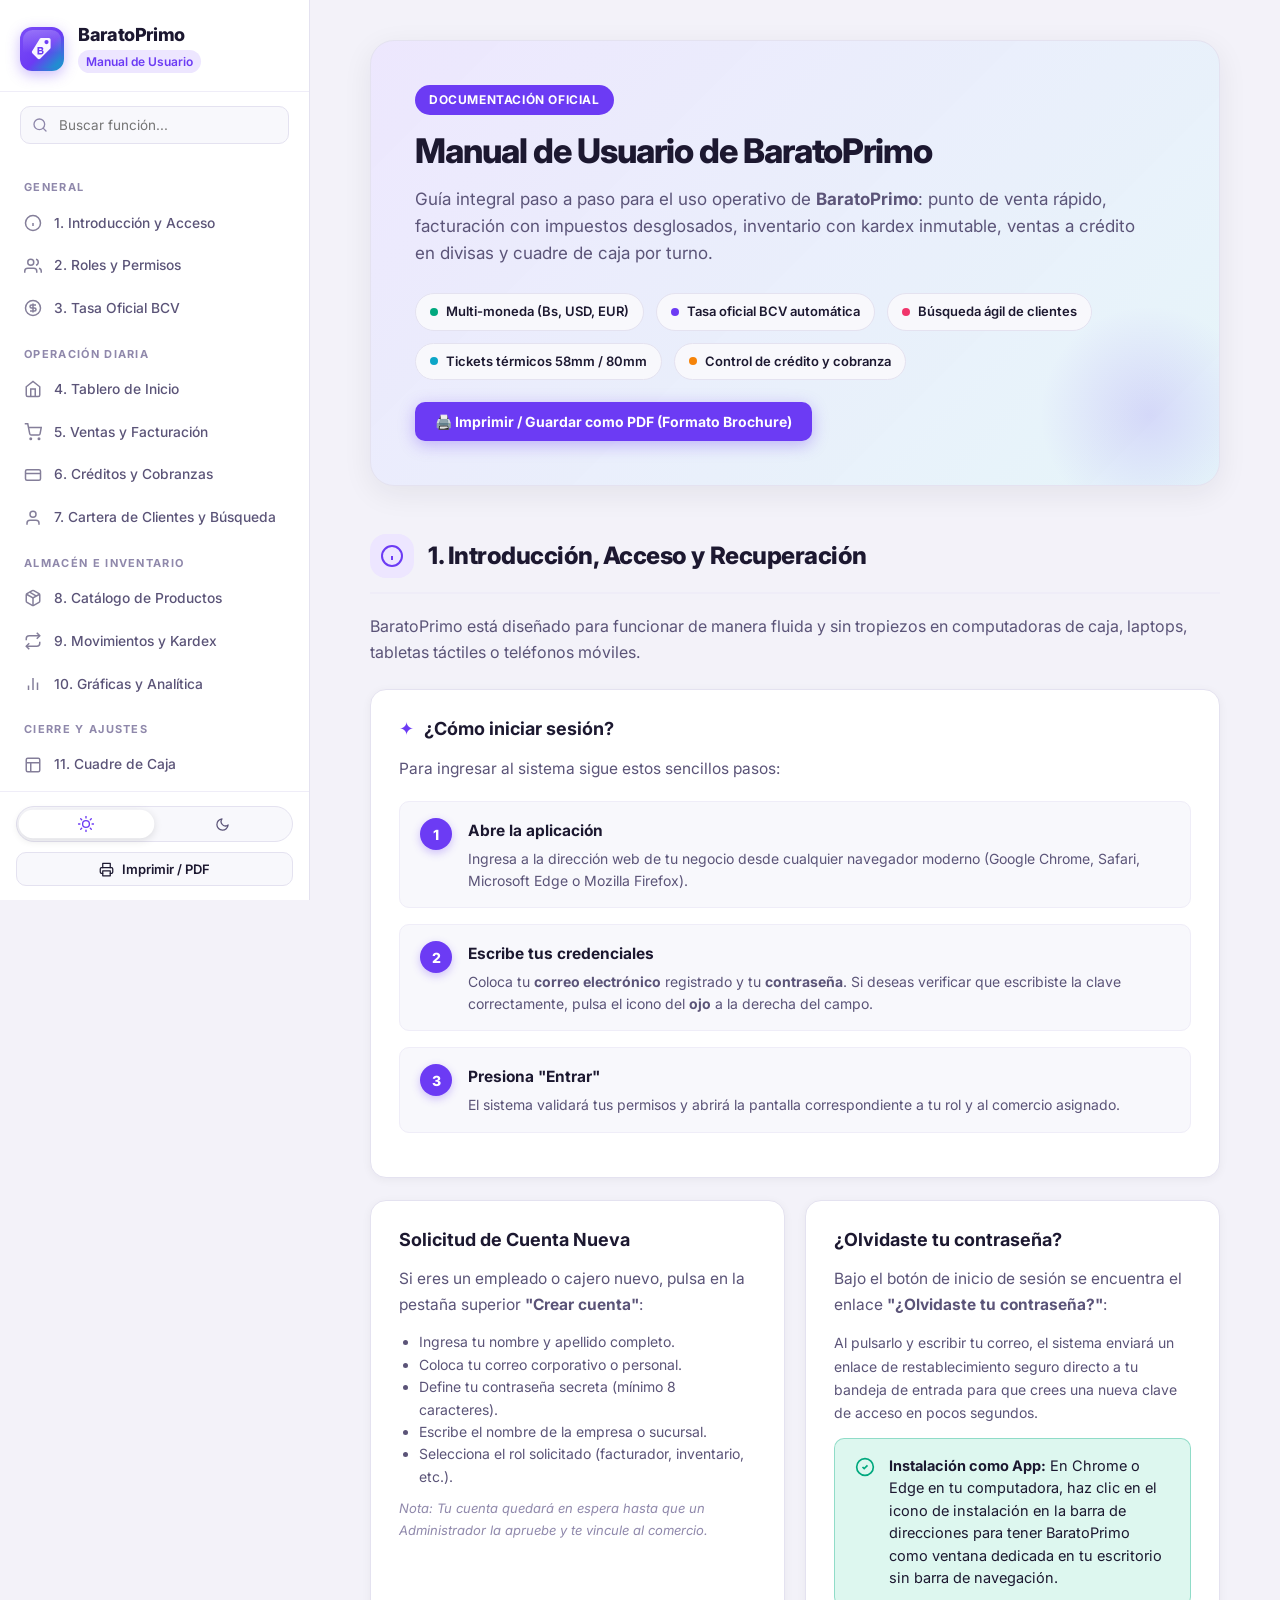
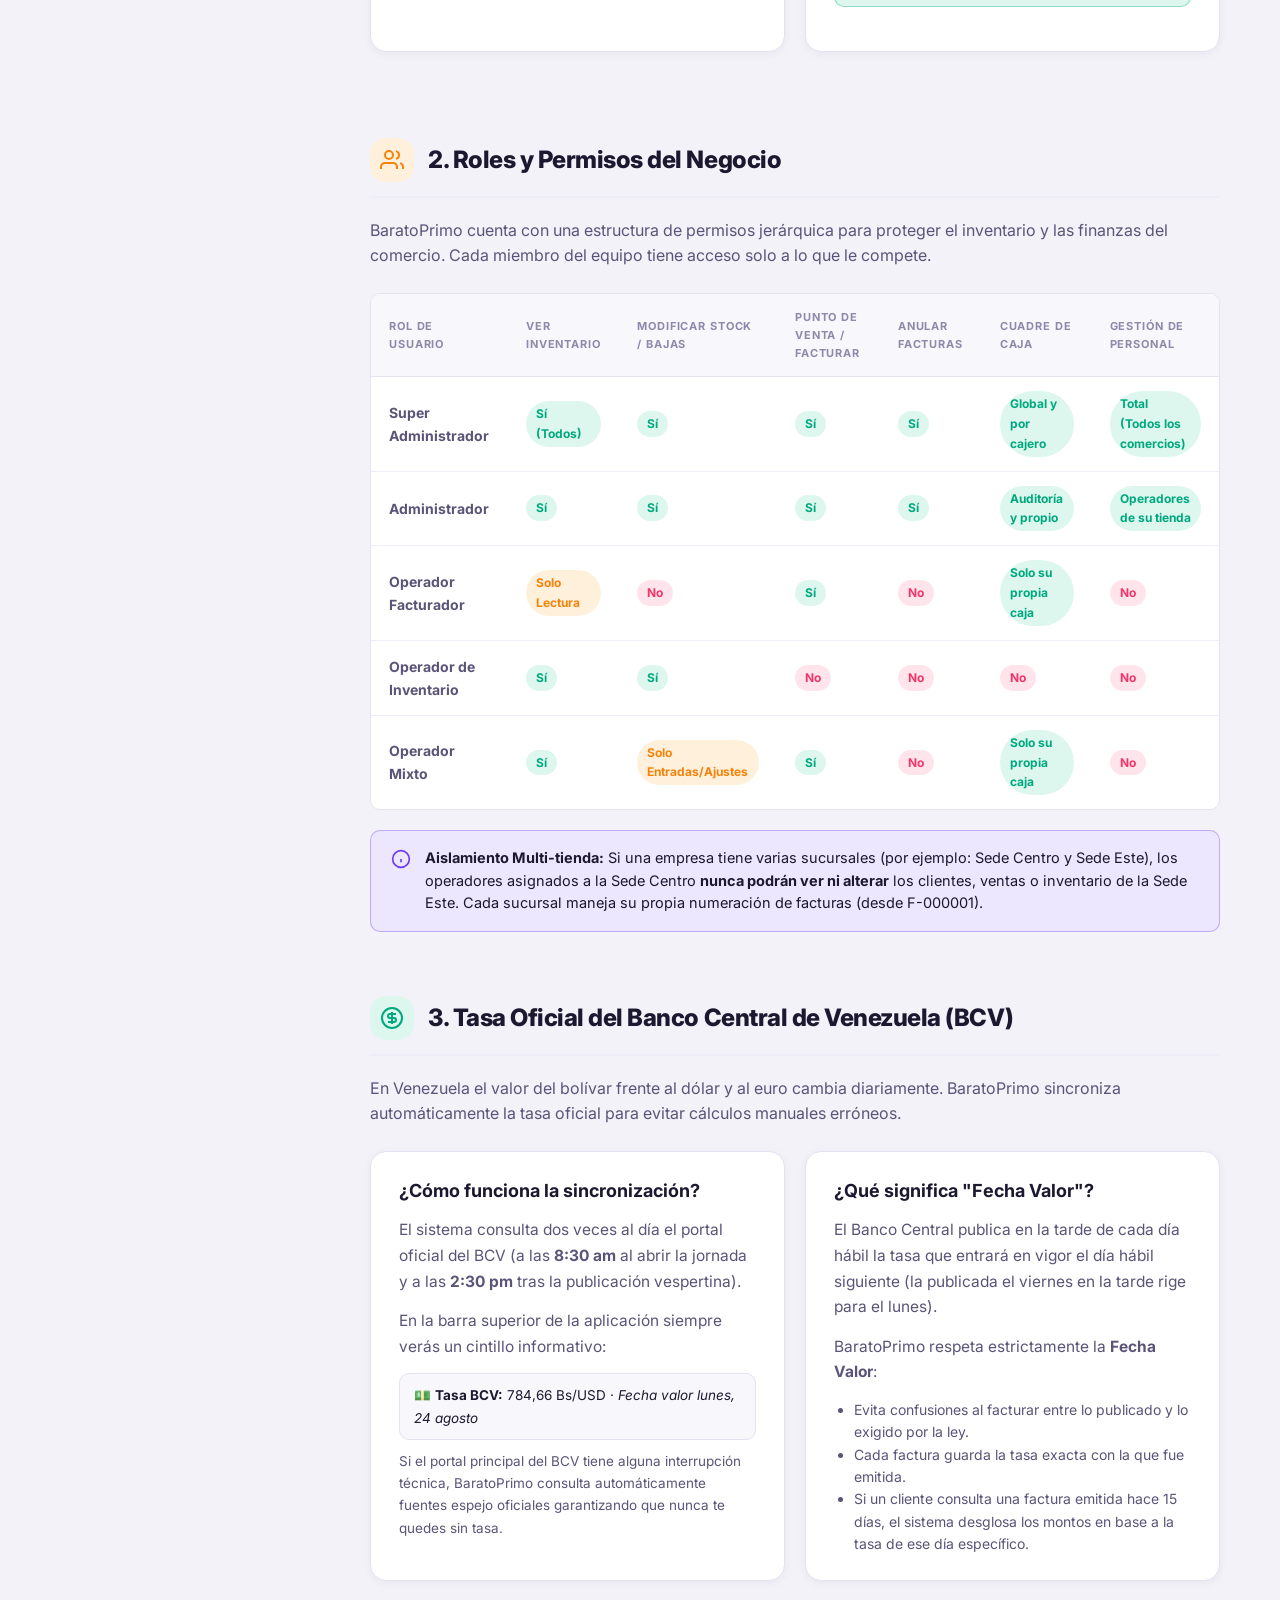
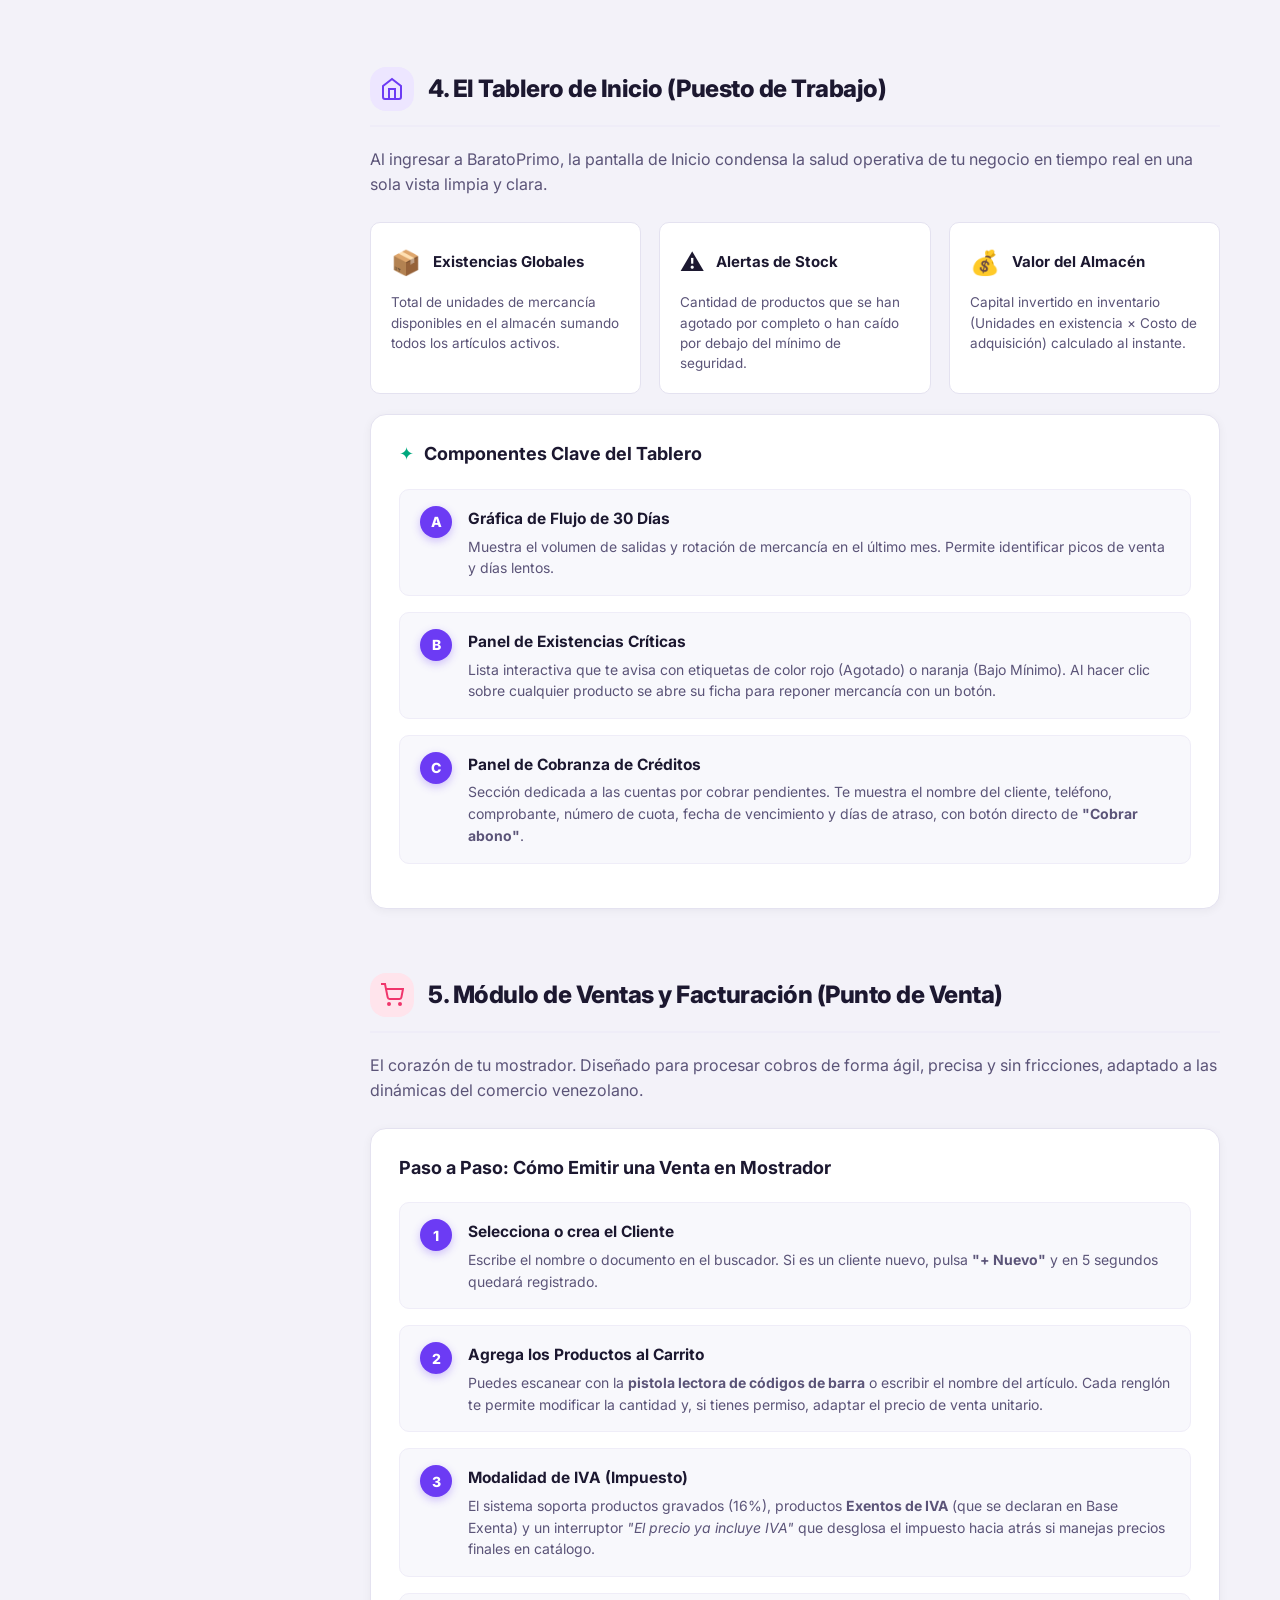
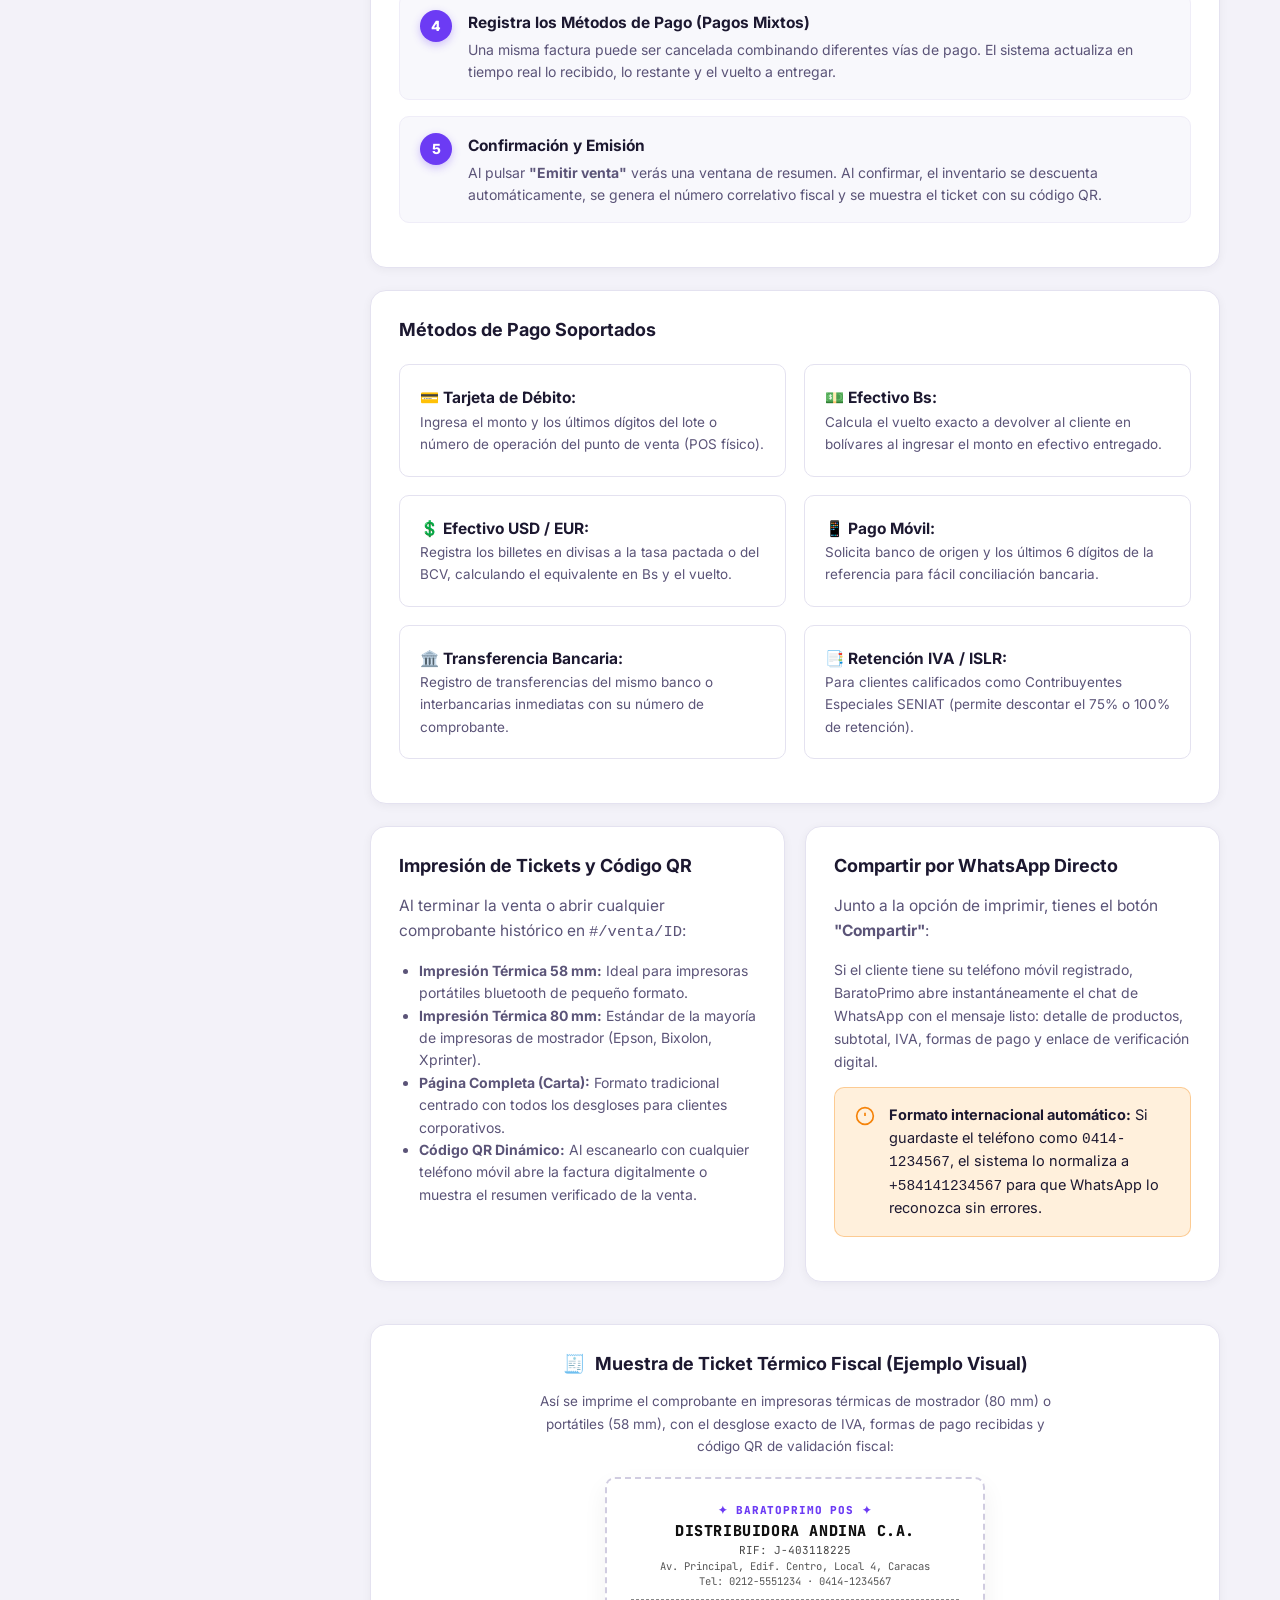
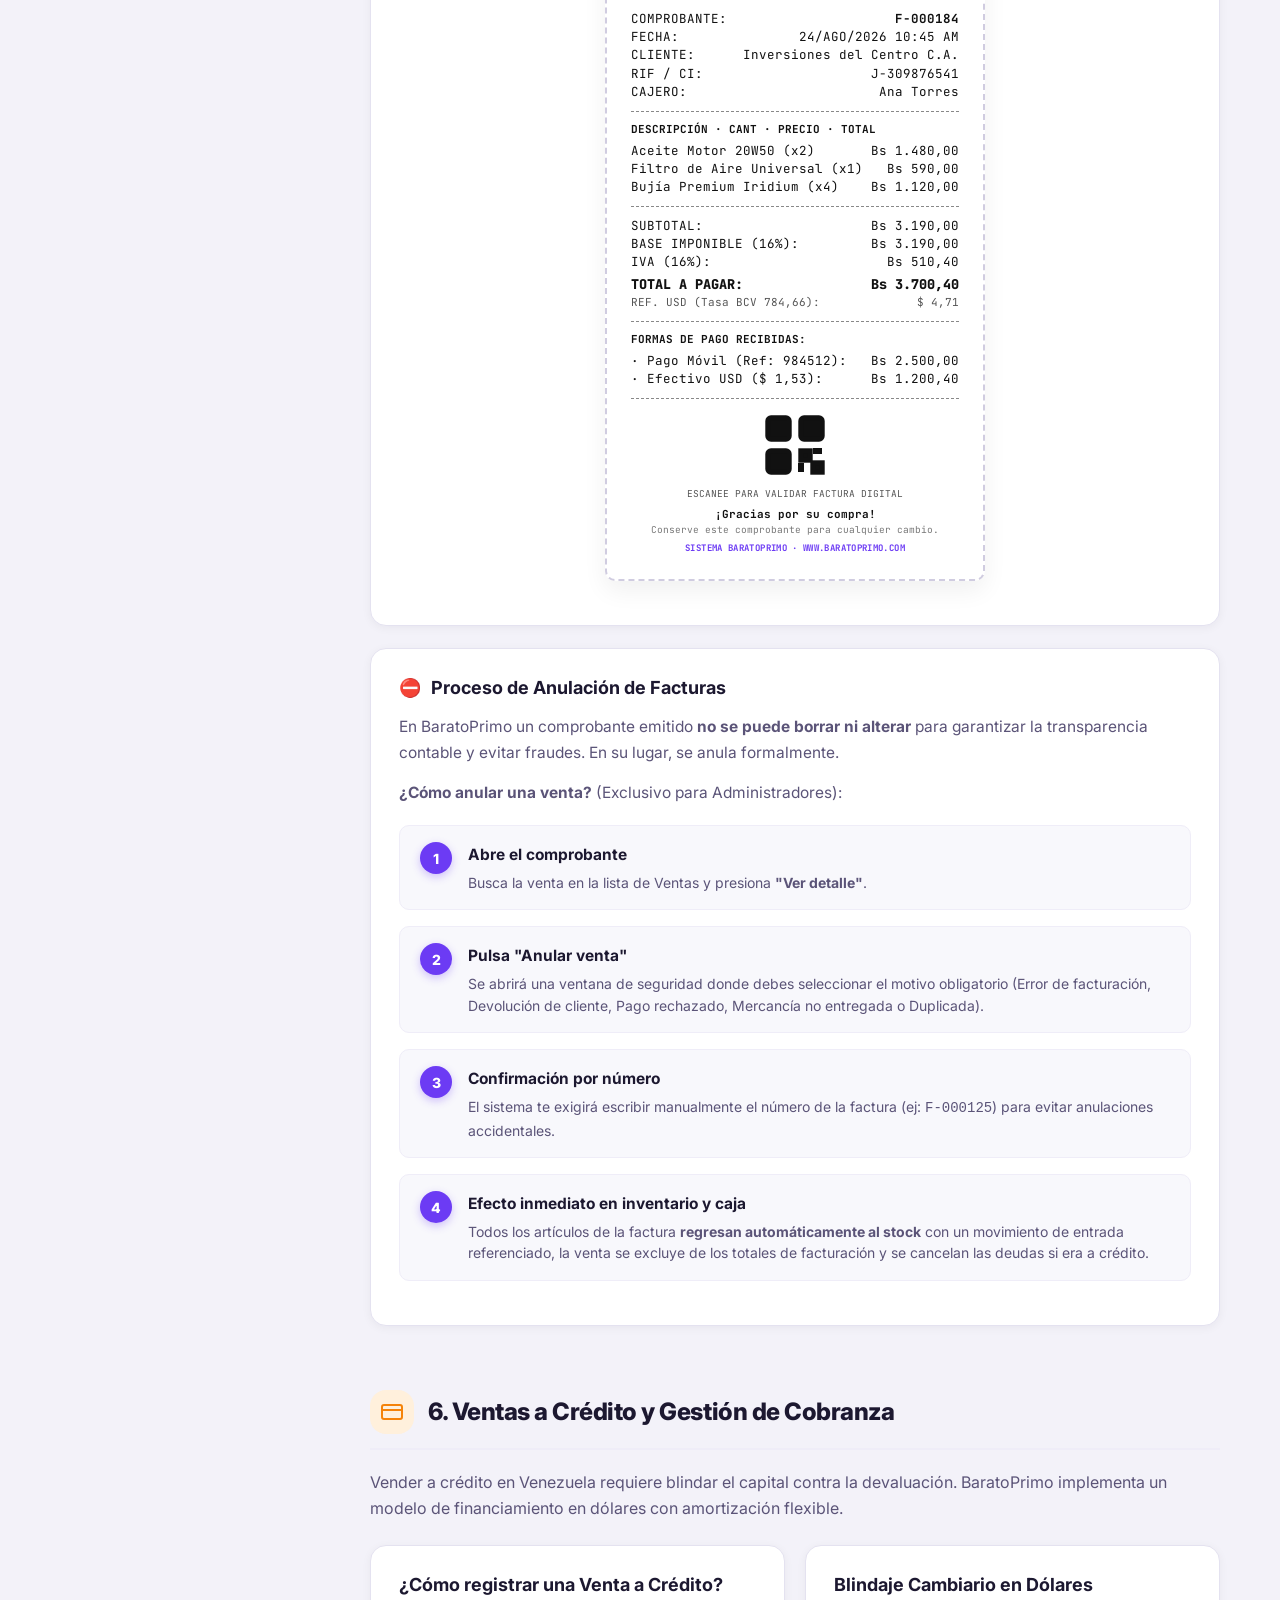
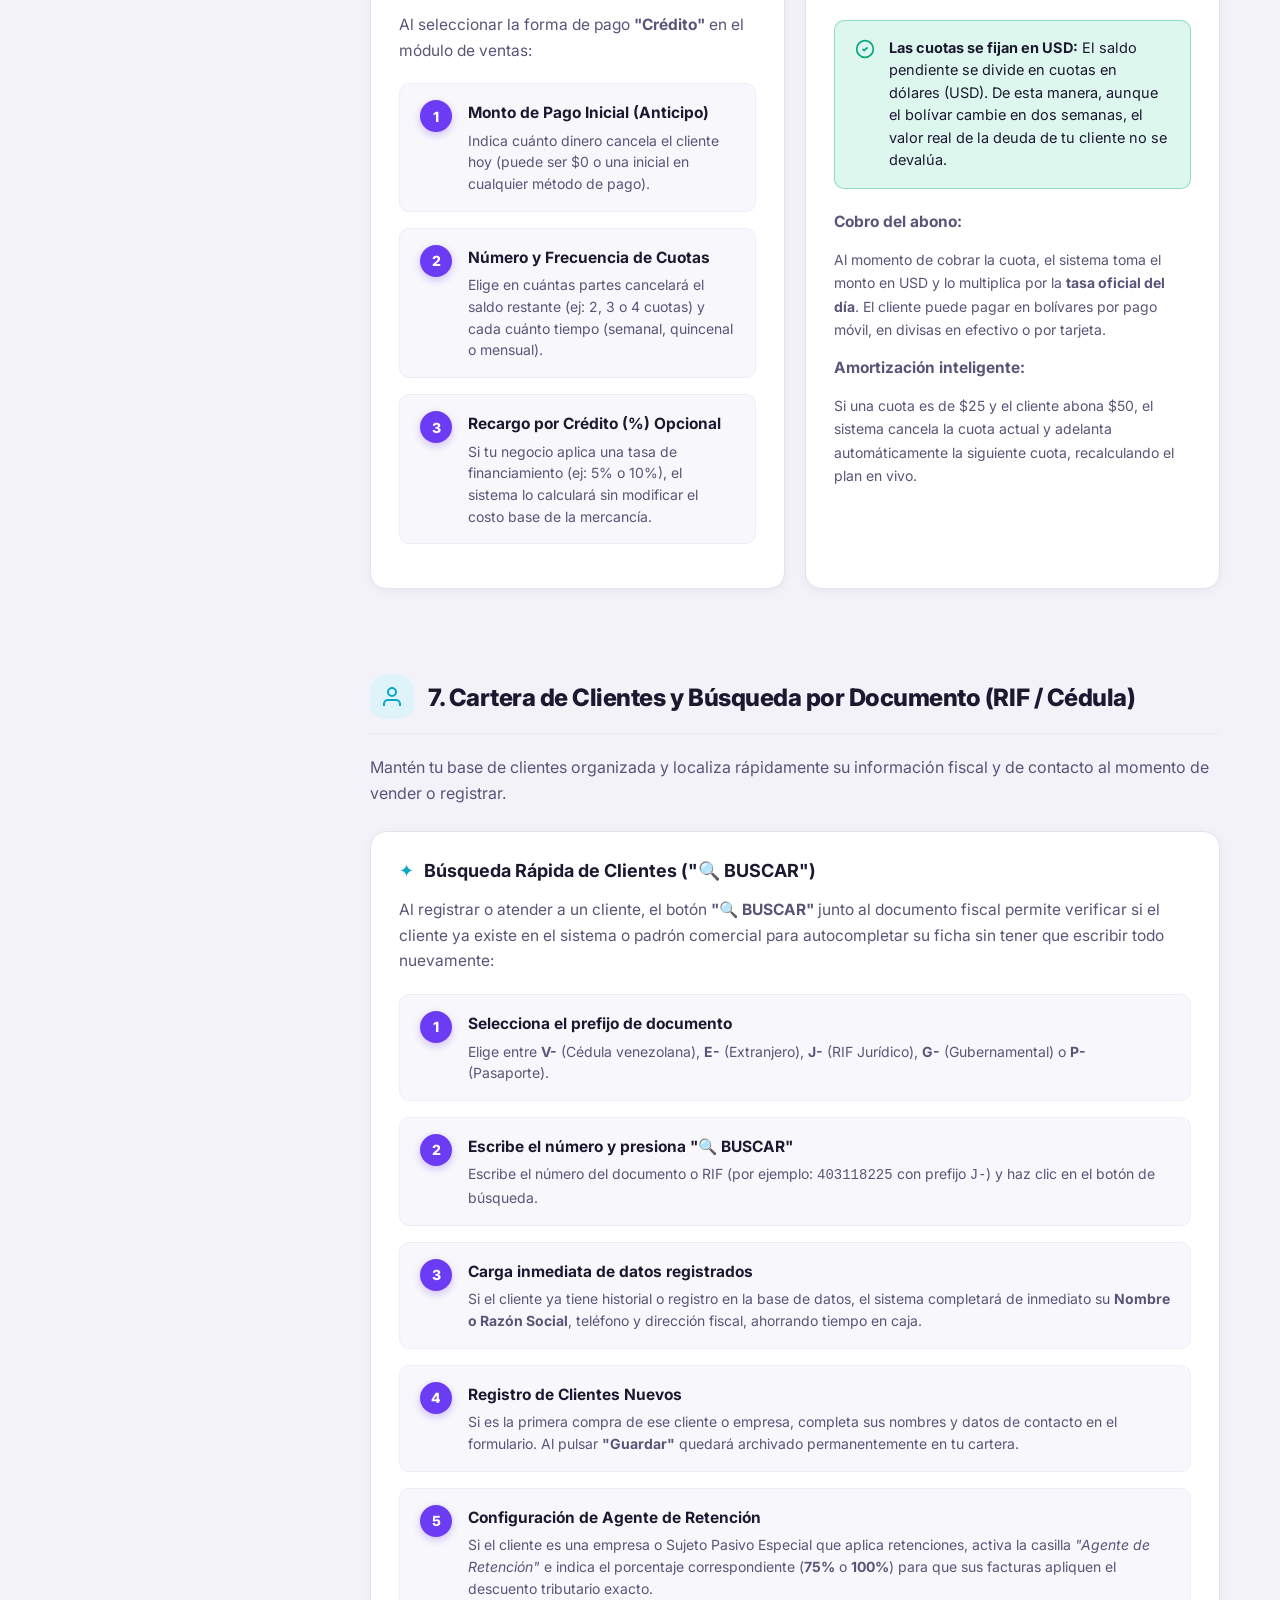
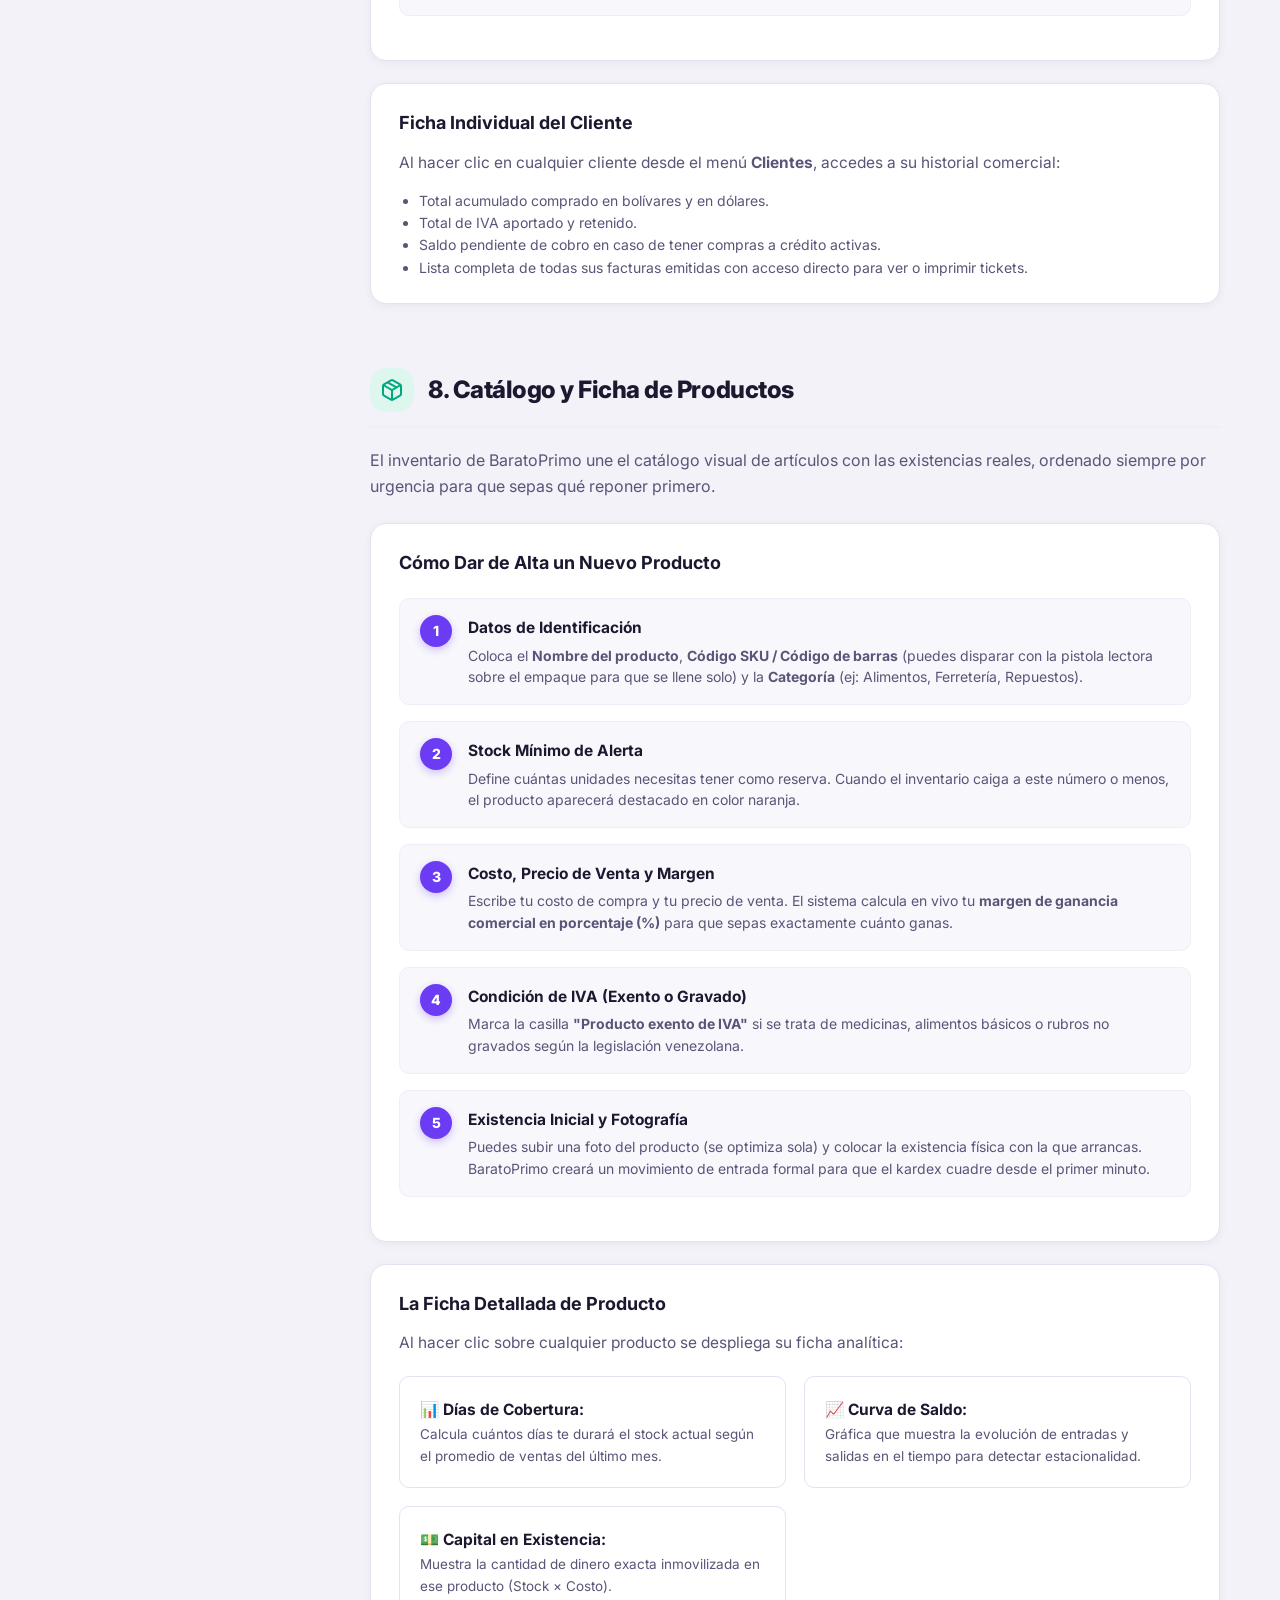
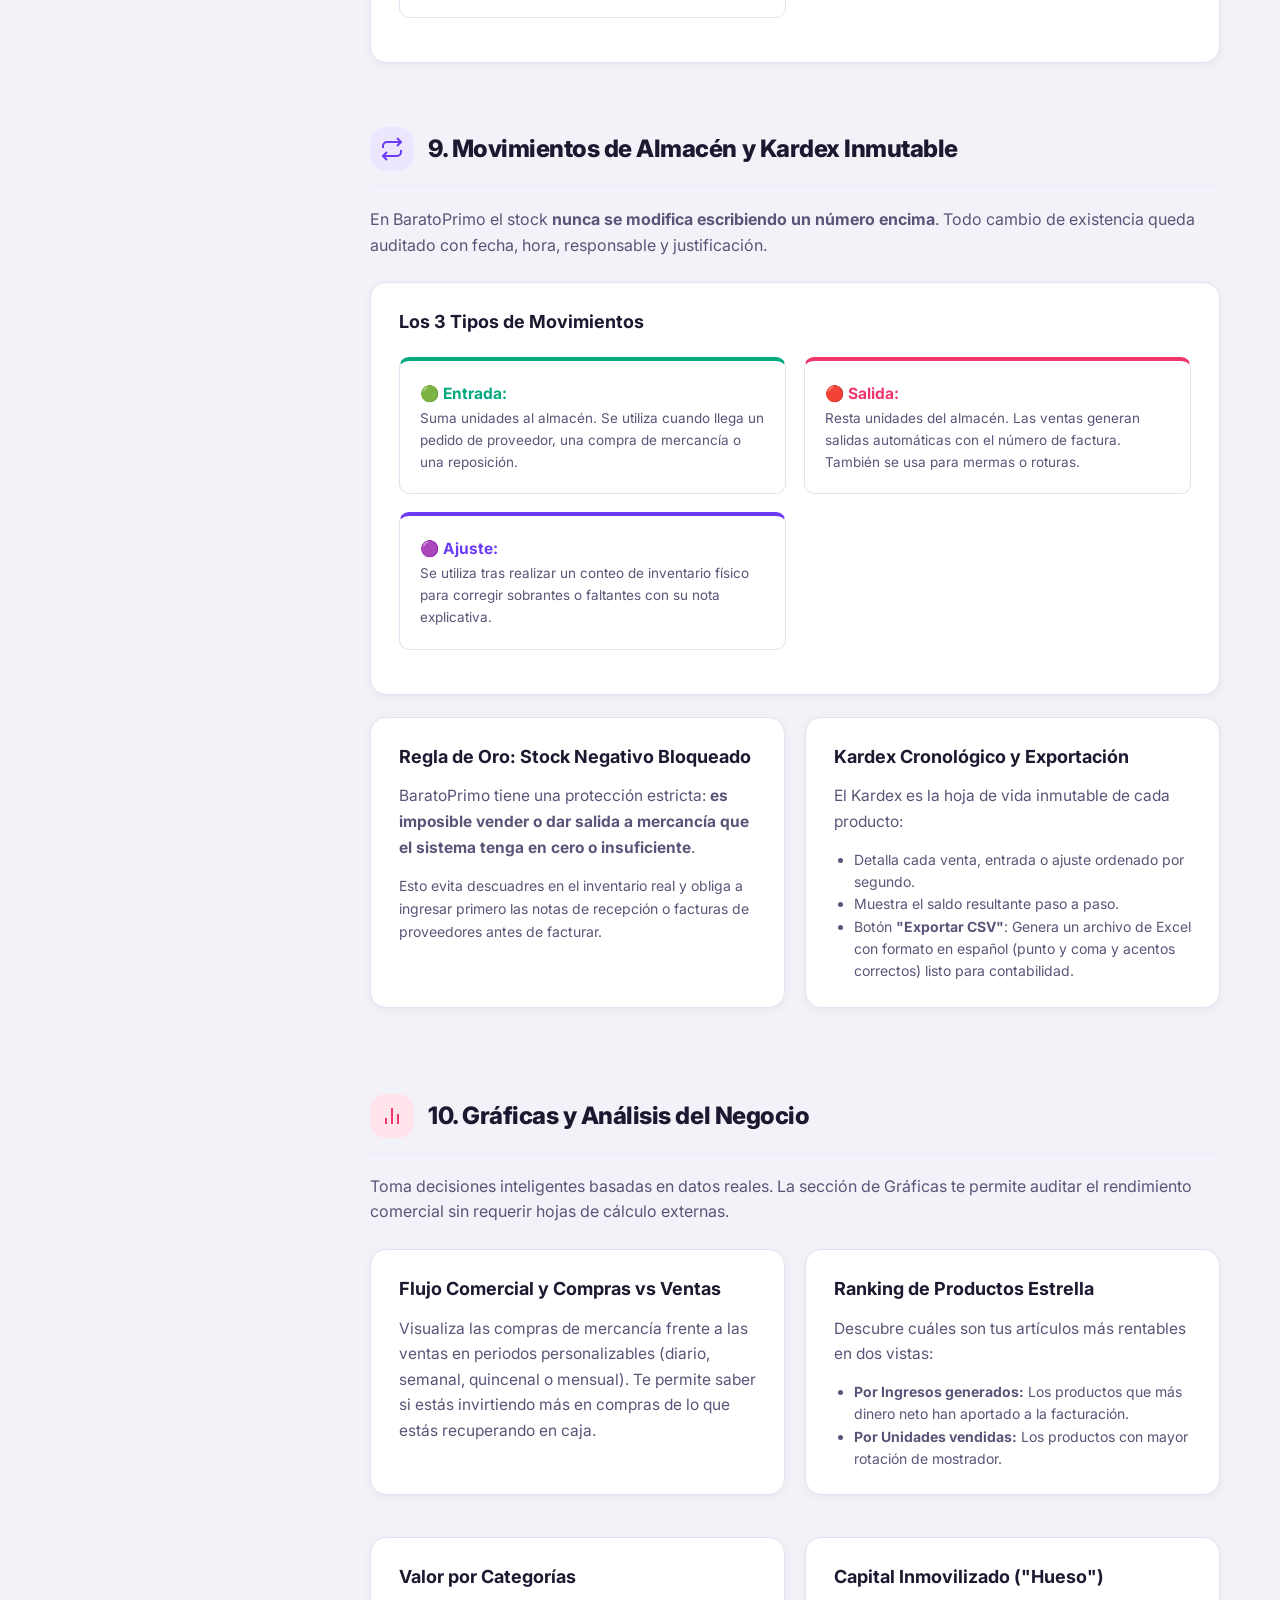
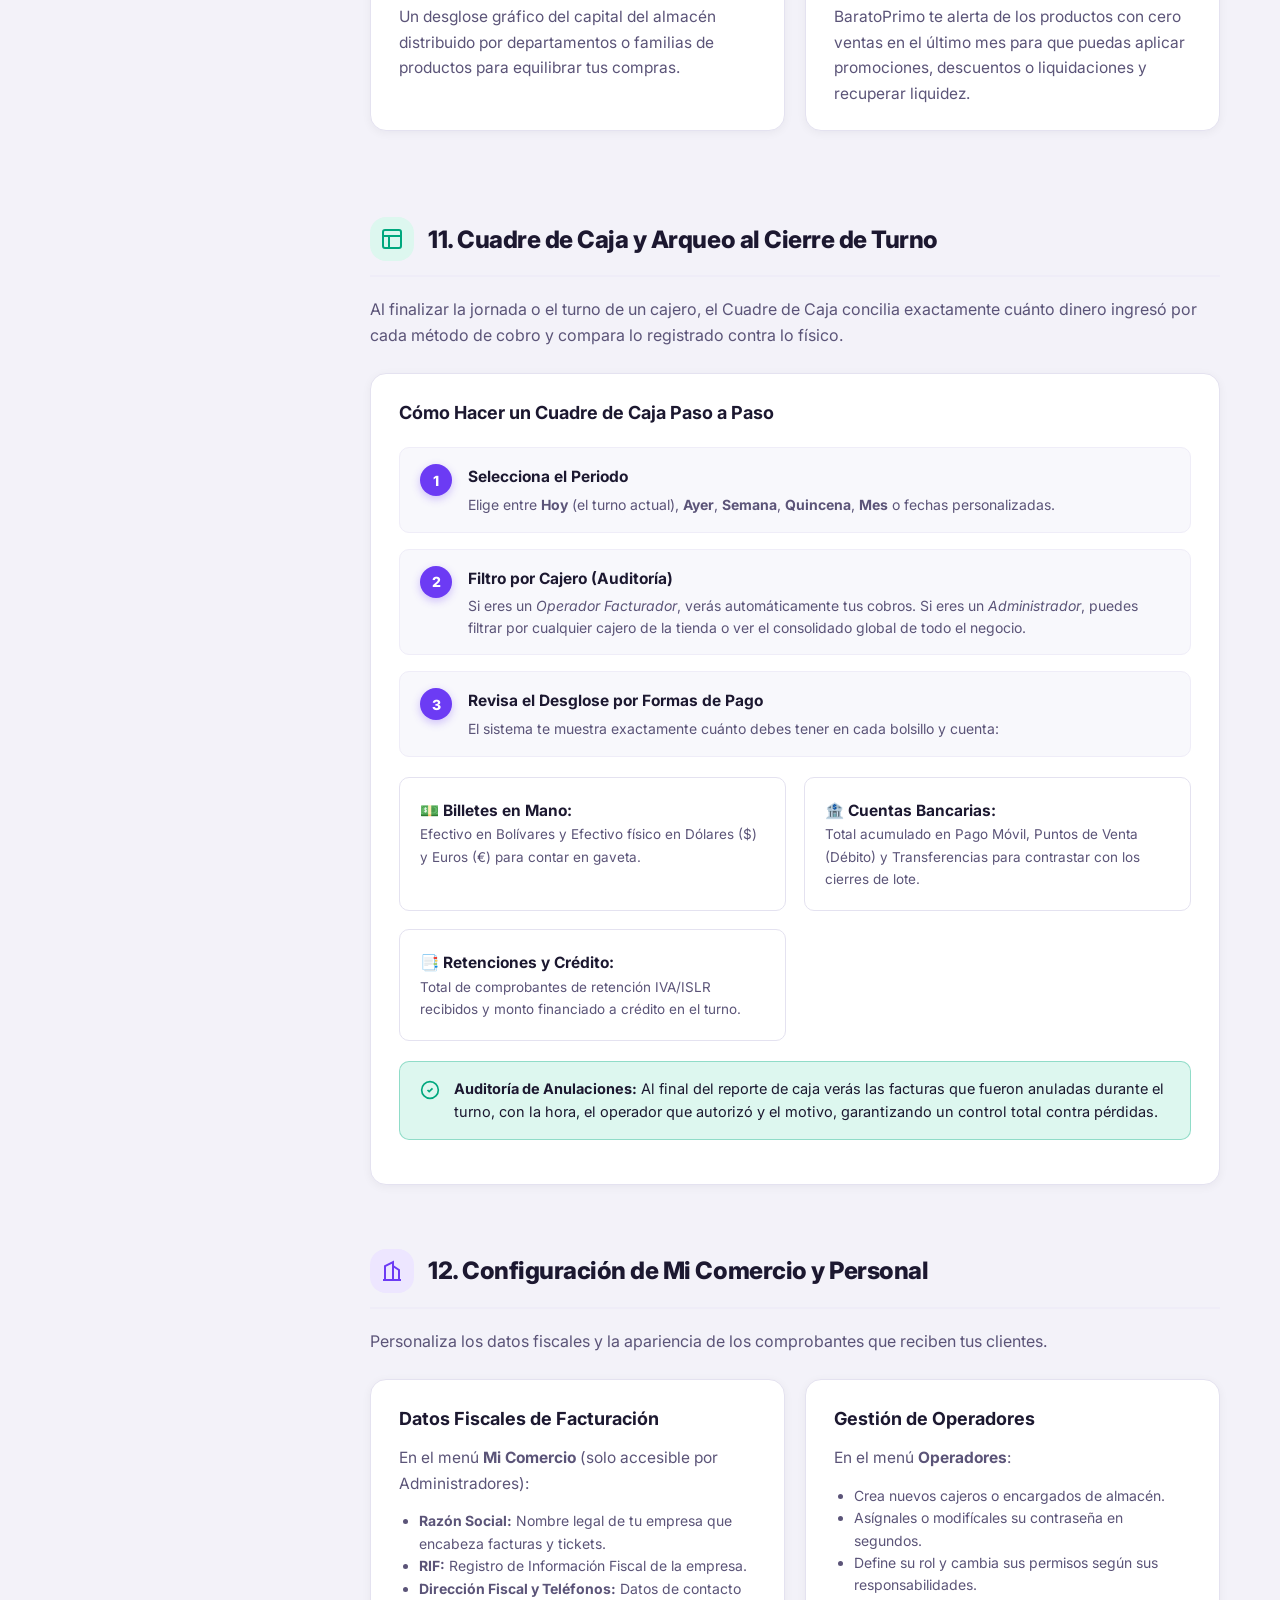
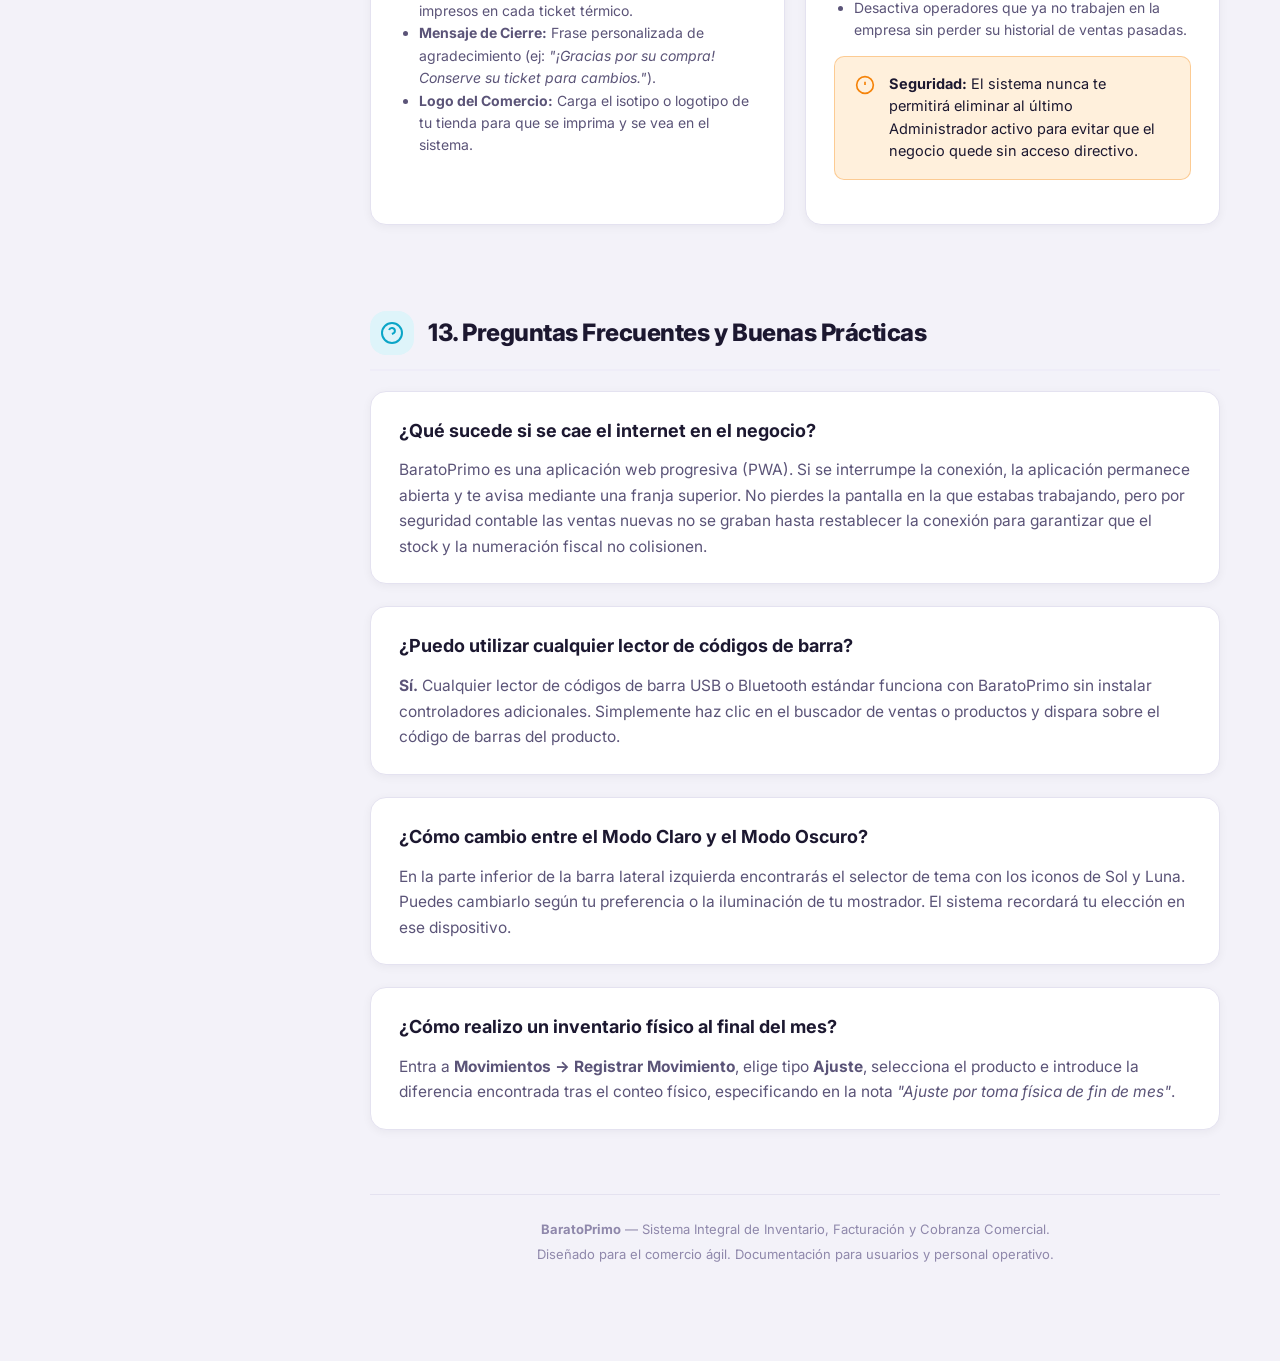
<file: manual.html>
<!DOCTYPE html>
<html lang="es" data-tema="claro">
<head>
  <meta charset="UTF-8">
  <meta name="viewport" content="width=device-width, initial-scale=1.0">
  <title>Manual de Usuario — BaratoPrimo</title>
  <link rel="icon" type="image/svg+xml" href="img/logo.svg">
  <link rel="preconnect" href="https://fonts.googleapis.com">
  <link rel="preconnect" href="https://fonts.gstatic.com" crossorigin>
  <link href="https://fonts.googleapis.com/css2?family=Inter:wght@400;500;600;700;800&family=JetBrains+Mono:wght@500;700&display=swap" rel="stylesheet">
  <script>
    /* Antes del primer pintado: sincroniza con el tema de BaratoPrimo */
    (function () {
      var t;
      try { t = localStorage.getItem('inventario-tema'); } catch (e) {}
      if (!t) {
        try { t = window.matchMedia('(prefers-color-scheme: dark)').matches ? 'oscuro' : 'claro'; }
        catch (e) { t = 'claro'; }
      }
      document.documentElement.dataset.tema = t;
    })();
  </script>
  <style>
    /* =====================================================================
       MANUAL DE USUARIO OFICIAL — BARATOPRIMO
       Paleta de color y tokens del sistema visual de BaratoPrimo
       ===================================================================== */
    :root {
      --fondo:         #F3F2F9;
      --superficie:    #FFFFFF;
      --superficie-2:  #F8F8FC;
      --superficie-3:  #EEECF8;
      --linea:         #E4E2F0;
      --linea-2:       #EFEDF8;

      --tinta:         #1C1830;
      --tinta-2:       #5B5478;
      --tinta-3:       #8F88AB;

      --violeta:       #6C3BF4;
      --violeta-alto:  #5A2AE0;
      --violeta-piel:  #EDE6FF;

      --esmeralda:     #00A87E;
      --esmeralda-piel:#DDF7EF;

      --rosa:          #F0356B;
      --rosa-piel:     #FFE4EC;

      --naranja:       #F58309;
      --naranja-piel:  #FFF0DC;

      --cian:          #0BA5C7;
      --cian-piel:     #DEF4FA;

      --sombra-suave:  0 2px 10px rgba(28, 24, 48, 0.05);
      --sombra-tarjeta:0 8px 30px rgba(28, 24, 48, 0.07);
      --sombra-elevada:0 20px 50px rgba(108, 59, 244, 0.15);

      --r-xs:  6px;
      --r-s:   10px;
      --r:     16px;
      --r-l:   24px;
      --r-p:   999px;

      --trans: all 0.22s cubic-bezier(0.16, 1, 0.3, 1);
    }

    html[data-tema="oscuro"] {
      --fondo:         #120F1D;
      --superficie:    #1B172B;
      --superficie-2:  #231F36;
      --superficie-3:  #2B2742;
      --linea:         #332D4E;
      --linea-2:       #2A2440;

      --tinta:         #F5F3FF;
      --tinta-2:       #B2ACD0;
      --tinta-3:       #7B7598;

      --violeta-piel:  #2D1F5E;
      --esmeralda-piel:#0F3A2F;
      --rosa-piel:     #421827;
      --naranja-piel:  #442911;
      --cian-piel:     #123542;

      --sombra-suave:  0 2px 10px rgba(0, 0, 0, 0.3);
      --sombra-tarjeta:0 8px 30px rgba(0, 0, 0, 0.4);
      --sombra-elevada:0 20px 50px rgba(0, 0, 0, 0.6);
    }

    * { box-sizing: border-box; margin: 0; padding: 0; }

    body {
      background: var(--fondo);
      color: var(--tinta);
      font-family: 'Inter', system-ui, -apple-system, sans-serif;
      font-size: 15.5px;
      line-height: 1.65;
      -webkit-font-smoothing: antialiased;
      display: flex;
      min-height: 100vh;
      overflow-x: hidden;
    }

    /* ==================== BARRA LATERAL ==================== */
    .sidebar {
      width: 310px;
      background: var(--superficie);
      border-right: 1px solid var(--linea);
      height: 100vh;
      position: sticky;
      top: 0;
      display: flex;
      flex-direction: column;
      flex-shrink: 0;
      z-index: 100;
      transition: var(--trans);
    }

    .sidebar__marca {
      padding: 24px 20px 18px;
      display: flex;
      align-items: center;
      gap: 14px;
      border-bottom: 1px solid var(--linea-2);
    }

    .sidebar__logo {
      width: 44px;
      height: 44px;
      border-radius: 12px;
      background: linear-gradient(135deg, #7B4DF7 0%, #6C3BF4 55%, #0BA5C7 100%);
      display: grid;
      place-items: center;
      box-shadow: 0 4px 14px rgba(108, 59, 244, 0.35);
    }

    .sidebar__logo img {
      width: 38px;
      height: 38px;
    }

    .sidebar__info h1 {
      font-size: 18px;
      font-weight: 800;
      color: var(--tinta);
      letter-spacing: -0.02em;
      line-height: 1.2;
    }

    .sidebar__info span {
      font-size: 12px;
      font-weight: 600;
      color: var(--violeta);
      background: var(--violeta-piel);
      padding: 2px 8px;
      border-radius: var(--r-p);
      display: inline-block;
      margin-top: 4px;
    }

    .sidebar__buscador {
      padding: 14px 20px 10px;
    }

    .busc-box {
      position: relative;
    }

    .busc-box input {
      width: 100%;
      padding: 10px 14px 10px 38px;
      background: var(--superficie-2);
      border: 1px solid var(--linea);
      border-radius: var(--r-s);
      font-size: 13.5px;
      color: var(--tinta);
      outline: none;
      transition: var(--trans);
      font-family: inherit;
    }

    .busc-box input:focus {
      border-color: var(--violeta);
      background: var(--superficie);
      box-shadow: 0 0 0 3px var(--violeta-piel);
    }

    .busc-box svg {
      position: absolute;
      left: 12px;
      top: 50%;
      transform: translateY(-50%);
      color: var(--tinta-3);
      pointer-events: none;
    }

    .sidebar__menu {
      flex: 1;
      overflow-y: auto;
      padding: 10px 12px 24px;
      scrollbar-width: thin;
      scrollbar-color: var(--linea) transparent;
    }

    .menu-categoria {
      font-size: 11px;
      font-weight: 700;
      text-transform: uppercase;
      letter-spacing: 0.12em;
      color: var(--tinta-3);
      padding: 14px 12px 6px;
    }

    .nav-item {
      display: flex;
      align-items: center;
      gap: 12px;
      padding: 9px 12px;
      color: var(--tinta-2);
      text-decoration: none;
      font-size: 13.8px;
      font-weight: 500;
      border-radius: var(--r-s);
      transition: var(--trans);
      margin-bottom: 2px;
    }

    .nav-item:hover {
      background: var(--superficie-2);
      color: var(--tinta);
      transform: translateX(3px);
    }

    .nav-item.activo {
      background: var(--violeta-piel);
      color: var(--violeta);
      font-weight: 700;
    }

    .nav-item svg {
      flex-shrink: 0;
      opacity: 0.75;
    }

    .nav-item.activo svg {
      opacity: 1;
      stroke: var(--violeta);
    }

    .sidebar__pie {
      padding: 14px 16px;
      border-top: 1px solid var(--linea-2);
      display: flex;
      flex-direction: column;
      gap: 10px;
      background: var(--superficie);
    }

    /* Interruptor de tema idéntico a BaratoPrimo */
    .tema {
      display: flex;
      align-items: center;
      gap: 4px;
      background: var(--superficie-2);
      border: 1px solid var(--linea);
      border-radius: var(--r-p);
      padding: 3px;
      width: 100%;
      box-sizing: border-box;
    }

    .tema button {
      flex: 1;
      background: transparent;
      border: 0;
      border-radius: var(--r-p);
      color: var(--tinta-2);
      padding: 6px 0;
      display: grid;
      place-items: center;
      cursor: pointer;
      transition: all 0.22s var(--trans);
      position: relative;
    }

    .tema button svg {
      display: block;
      transition: transform 0.2s var(--trans);
    }

    .tema button:hover {
      color: var(--violeta);
      background: var(--violeta-piel);
    }

    .tema button:hover svg {
      transform: rotate(12deg) scale(1.1);
    }

    .tema button.activo {
      background: #FFFFFF;
      color: var(--violeta);
      box-shadow: 0 2px 8px rgba(0, 0, 0, 0.12);
      transform: scale(1.02);
    }

    html[data-tema="oscuro"] .tema {
      background: var(--superficie-2);
      border: 1px solid var(--linea);
    }

    html[data-tema="oscuro"] .tema button {
      color: var(--tinta-3);
    }

    html[data-tema="oscuro"] .tema button:hover {
      color: #FFFFFF;
      background: rgba(255, 255, 255, 0.1);
    }

    html[data-tema="oscuro"] .tema button.activo {
      background: var(--violeta);
      color: #FFFFFF;
      box-shadow: 0 2px 10px rgba(108, 59, 244, 0.45);
    }

    /* Botón de impresión en la barra lateral */
    .btn-imprimir-sidebar {
      width: 100%;
      display: flex;
      align-items: center;
      justify-content: center;
      gap: 8px;
      padding: 8px 12px;
      background: var(--superficie-2);
      border: 1px solid var(--linea);
      border-radius: var(--r-s);
      font-size: 13px;
      font-weight: 600;
      color: var(--tinta);
      cursor: pointer;
      transition: var(--trans);
      font-family: inherit;
    }

    .btn-imprimir-sidebar:hover {
      color: var(--violeta);
      border-color: var(--violeta);
      background: var(--violeta-piel);
    }

    /* ==================== CONTENIDO PRINCIPAL ==================== */
    .contenido {
      flex: 1;
      padding: 40px 60px 100px;
      max-width: 1080px;
      margin: 0 auto;
    }

    /* Encabezado hero */
    .hero {
      background: linear-gradient(135deg, rgba(108,59,244,0.12) 0%, rgba(11,165,199,0.1) 100%), var(--superficie);
      border: 1px solid var(--linea);
      border-radius: var(--r-l);
      padding: 44px;
      margin-bottom: 48px;
      box-shadow: var(--sombra-tarjeta);
      position: relative;
      overflow: hidden;
    }

    .hero::after {
      content: '';
      position: absolute;
      right: -40px;
      bottom: -40px;
      width: 220px;
      height: 220px;
      background: radial-gradient(circle, rgba(108,59,244,0.15) 0%, transparent 70%);
      pointer-events: none;
    }

    .hero__etiqueta {
      display: inline-flex;
      align-items: center;
      gap: 8px;
      padding: 5px 14px;
      background: var(--violeta);
      color: white;
      font-size: 12px;
      font-weight: 700;
      border-radius: var(--r-p);
      letter-spacing: 0.05em;
      text-transform: uppercase;
      margin-bottom: 16px;
    }

    .hero h2 {
      font-size: 34px;
      font-weight: 800;
      letter-spacing: -0.03em;
      line-height: 1.2;
      color: var(--tinta);
      margin-bottom: 14px;
    }

    .hero p {
      font-size: 17px;
      color: var(--tinta-2);
      max-width: 720px;
      line-height: 1.6;
    }

    .hero__badges {
      display: flex;
      flex-wrap: wrap;
      gap: 12px;
      margin-top: 26px;
    }

    .badge-feat {
      display: inline-flex;
      align-items: center;
      gap: 8px;
      padding: 7px 14px;
      background: var(--superficie-2);
      border: 1px solid var(--linea);
      border-radius: var(--r-p);
      font-size: 13px;
      font-weight: 600;
      color: var(--tinta);
    }

    .badge-feat span {
      width: 8px;
      height: 8px;
      border-radius: 50%;
    }

    /* Secciones del manual */
    .seccion {
      margin-bottom: 64px;
      scroll-margin-top: 72px;
    }

    .seccion__cabecera {
      display: flex;
      align-items: center;
      gap: 14px;
      margin-bottom: 20px;
      padding-bottom: 14px;
      border-bottom: 2px solid var(--linea-2);
    }

    .seccion__icono {
      width: 44px;
      height: 44px;
      border-radius: var(--r);
      display: grid;
      place-items: center;
      background: var(--violeta-piel);
      color: var(--violeta);
      flex-shrink: 0;
    }

    .seccion__icono.verde { background: var(--esmeralda-piel); color: var(--esmeralda); }
    .seccion__icono.naranja { background: var(--naranja-piel); color: var(--naranja); }
    .seccion__icono.rosa { background: var(--rosa-piel); color: var(--rosa); }
    .seccion__icono.cian { background: var(--cian-piel); color: var(--cian); }

    .seccion__cabecera h3 {
      font-size: 24px;
      font-weight: 800;
      letter-spacing: -0.02em;
      color: var(--tinta);
    }

    .seccion__subtitulo {
      font-size: 16px;
      color: var(--tinta-2);
      margin-bottom: 24px;
      line-height: 1.6;
    }

    /* Tarjetas micro-componentes */
    .tarjeta {
      background: var(--superficie);
      border: 1px solid var(--linea);
      border-radius: var(--r);
      padding: 24px 28px;
      margin-bottom: 22px;
      box-shadow: var(--sombra-suave);
      transition: var(--trans);
    }

    .tarjeta:hover {
      border-color: rgba(108, 59, 244, 0.3);
      box-shadow: var(--sombra-tarjeta);
    }

    .tarjeta h4 {
      font-size: 18px;
      font-weight: 700;
      color: var(--tinta);
      margin-bottom: 12px;
      display: flex;
      align-items: center;
      gap: 10px;
    }

    .tarjeta p {
      color: var(--tinta-2);
      margin-bottom: 14px;
      line-height: 1.65;
    }

    .tarjeta p:last-child {
      margin-bottom: 0;
    }

    /* Pasos guiados 1, 2, 3 */
    .pasos-lista {
      display: flex;
      flex-direction: column;
      gap: 16px;
      margin: 20px 0;
    }

    .paso-item {
      display: flex;
      gap: 16px;
      background: var(--superficie-2);
      border: 1px solid var(--linea-2);
      padding: 16px 20px;
      border-radius: var(--r-s);
      align-items: flex-start;
    }

    .paso-numero {
      width: 32px;
      height: 32px;
      border-radius: 50%;
      background: var(--violeta);
      color: white;
      font-size: 14px;
      font-weight: 800;
      display: grid;
      place-items: center;
      flex-shrink: 0;
      box-shadow: 0 3px 8px rgba(108, 59, 244, 0.3);
    }

    .paso-contenido h5 {
      font-size: 15.5px;
      font-weight: 700;
      color: var(--tinta);
      margin-bottom: 4px;
    }

    .paso-contenido p {
      font-size: 14px;
      color: var(--tinta-2);
      margin: 0;
      line-height: 1.55;
    }

    /* Cajas de aviso / notas / tips */
    .nota-caja {
      padding: 16px 20px;
      border-radius: var(--r-s);
      margin: 20px 0;
      display: flex;
      gap: 14px;
      align-items: flex-start;
      font-size: 14.5px;
      line-height: 1.55;
    }

    .nota-caja svg {
      flex-shrink: 0;
      margin-top: 2px;
    }

    .nota-caja--tip {
      background: var(--esmeralda-piel);
      border: 1px solid rgba(0, 168, 126, 0.35);
      color: var(--tinta);
    }
    .nota-caja--tip svg { stroke: var(--esmeralda); }

    .nota-caja--aviso {
      background: var(--naranja-piel);
      border: 1px solid rgba(245, 131, 9, 0.35);
      color: var(--tinta);
    }
    .nota-caja--aviso svg { stroke: var(--naranja); }

    .nota-caja--info {
      background: var(--violeta-piel);
      border: 1px solid rgba(108, 59, 244, 0.35);
      color: var(--tinta);
    }
    .nota-caja--info svg { stroke: var(--violeta); }

    /* Tablas visuales */
    .tabla-visual-wrap {
      overflow-x: auto;
      margin: 20px 0;
      border-radius: var(--r-s);
      border: 1px solid var(--linea);
      background: var(--superficie);
    }

    .tabla-visual {
      width: 100%;
      border-collapse: collapse;
      text-align: left;
      font-size: 14px;
    }

    .tabla-visual th {
      background: var(--superficie-2);
      color: var(--tinta-3);
      font-size: 11px;
      font-weight: 700;
      text-transform: uppercase;
      letter-spacing: 0.08em;
      padding: 14px 18px;
      border-bottom: 1px solid var(--linea);
    }

    .tabla-visual td {
      padding: 14px 18px;
      border-bottom: 1px solid var(--linea-2);
      color: var(--tinta-2);
      vertical-align: middle;
    }

    .tabla-visual tr:last-child td {
      border-bottom: none;
    }

    .tabla-visual tr:hover td {
      background: var(--superficie-2);
      color: var(--tinta);
    }

    .pill-si {
      display: inline-block;
      padding: 3px 10px;
      border-radius: var(--r-p);
      background: var(--esmeralda-piel);
      color: var(--esmeralda);
      font-weight: 700;
      font-size: 12px;
    }

    .pill-no {
      display: inline-block;
      padding: 3px 10px;
      border-radius: var(--r-p);
      background: var(--rosa-piel);
      color: var(--rosa);
      font-weight: 700;
      font-size: 12px;
    }

    .pill-parcial {
      display: inline-block;
      padding: 3px 10px;
      border-radius: var(--r-p);
      background: var(--naranja-piel);
      color: var(--naranja);
      font-weight: 700;
      font-size: 12px;
    }

    /* Grilla de tarjetas (Grid) */
    .grilla-2 {
      display: grid;
      grid-template-columns: repeat(auto-fit, minmax(320px, 1fr));
      gap: 20px;
      margin: 20px 0;
    }

    .grilla-3 {
      display: grid;
      grid-template-columns: repeat(auto-fit, minmax(260px, 1fr));
      gap: 18px;
      margin: 20px 0;
    }

    .micro-card {
      background: var(--superficie);
      border: 1px solid var(--linea);
      border-radius: var(--r-s);
      padding: 20px;
      position: relative;
    }

    .micro-card__header {
      display: flex;
      align-items: center;
      gap: 12px;
      margin-bottom: 10px;
    }

    .micro-card__titulo {
      font-size: 15px;
      font-weight: 700;
      color: var(--tinta);
    }

    .micro-card__desc {
      font-size: 13.5px;
      color: var(--tinta-2);
      line-height: 1.5;
    }

    /* Simulación de comprobante / ticket */
    .simulador-ticket {
      background: #FFFFFF;
      color: #111111;
      font-family: 'JetBrains Mono', monospace;
      font-size: 12.5px;
      padding: 24px;
      border-radius: var(--r-s);
      border: 2px dashed #D0CCE0;
      max-width: 380px;
      margin: 20px auto;
      box-shadow: 0 10px 25px rgba(0,0,0,0.06);
      line-height: 1.45;
    }

    .simulador-ticket .linea-sep {
      border-top: 1px dashed #888;
      margin: 10px 0;
    }

    .simulador-ticket .centro {
      text-align: center;
    }

    .simulador-ticket .fila-dato {
      display: flex;
      justify-content: space-between;
    }

    /* Botón flotante para volver arriba */
    .btn-arriba {
      position: fixed;
      bottom: 28px;
      right: 28px;
      width: 44px;
      height: 44px;
      border-radius: 50%;
      background: var(--violeta);
      color: white;
      border: none;
      box-shadow: var(--sombra-elevada);
      cursor: pointer;
      display: grid;
      place-items: center;
      opacity: 0;
      pointer-events: none;
      transition: var(--trans);
      z-index: 99;
    }

    .btn-arriba.visible {
      opacity: 1;
      pointer-events: auto;
    }

    /* ==================== COMPONENTES MÓVILES ==================== */
    .barra-movil-manual {
      display: none;
      align-items: center;
      justify-content: space-between;
      padding: 0 16px;
      height: 56px;
      background: var(--superficie);
      border-bottom: 1px solid var(--linea);
      position: sticky;
      top: 0;
      z-index: 90;
      backdrop-filter: blur(10px);
    }

    .barra-movil-manual__marca {
      display: flex;
      align-items: center;
      gap: 10px;
      font-size: 16px;
      font-weight: 800;
      color: var(--tinta);
    }

    .btn-abrir-sidebar {
      display: inline-flex;
      align-items: center;
      gap: 6px;
      padding: 8px 12px;
      background: var(--violeta-piel);
      color: var(--violeta);
      border: 1px solid rgba(108, 59, 244, 0.2);
      border-radius: var(--r-s);
      font-size: 13.5px;
      font-weight: 700;
      cursor: pointer;
      font-family: inherit;
      transition: var(--trans);
    }

    .btn-abrir-sidebar:hover {
      background: var(--violeta);
      color: white;
    }

    .btn-tema-movil {
      width: 38px;
      height: 38px;
      border-radius: var(--r-s);
      background: var(--superficie-2);
      border: 1px solid var(--linea);
      display: grid;
      place-items: center;
      font-size: 16px;
      cursor: pointer;
      transition: var(--trans);
    }

    .velo-manual {
      position: fixed;
      inset: 0;
      background: rgba(18, 15, 29, 0.55);
      backdrop-filter: blur(4px);
      z-index: 98;
      opacity: 0;
      pointer-events: none;
      transition: opacity 0.25s cubic-bezier(0.16, 1, 0.3, 1);
    }

    .velo-manual.activo {
      opacity: 1;
      pointer-events: auto;
    }

    .btn-cerrar-sidebar {
      display: none;
      width: 32px;
      height: 32px;
      border-radius: 50%;
      background: var(--superficie-2);
      border: 1px solid var(--linea);
      font-size: 14px;
      font-weight: 700;
      color: var(--tinta-2);
      cursor: pointer;
      align-items: center;
      justify-content: center;
      margin-left: auto;
      transition: var(--trans);
    }

    .btn-cerrar-sidebar:hover {
      background: var(--rosa-piel);
      color: var(--rosa);
      border-color: var(--rosa);
    }

    .menu-movil-toggle {
      display: none;
      position: fixed;
      bottom: 20px;
      left: 20px;
      background: var(--violeta);
      color: white;
      padding: 10px 18px;
      border-radius: var(--r-p);
      font-size: 13.5px;
      font-weight: 700;
      border: none;
      box-shadow: var(--sombra-elevada);
      z-index: 92;
      cursor: pointer;
      display: none;
      align-items: center;
      gap: 8px;
    }

    /* ==================== RESPONSIVE ==================== */
    @media (max-width: 980px) {
      body {
        flex-direction: column;
      }

      .barra-movil-manual {
        display: flex;
      }

      .sidebar {
        position: fixed;
        left: -330px;
        top: 0;
        bottom: 0;
        width: 310px;
        max-width: 85vw;
        box-shadow: 0 0 40px rgba(0, 0, 0, 0.35);
        z-index: 99;
      }

      .sidebar.abierta {
        left: 0;
      }

      .btn-cerrar-sidebar {
        display: flex;
      }

      .contenido {
        width: 100%;
        max-width: 100%;
        padding: 24px 18px 90px;
      }

      .hero {
        padding: 28px 22px;
        border-radius: var(--r);
        margin-bottom: 36px;
      }

      .hero h2 {
        font-size: 25px;
      }

      .hero p {
        font-size: 15px;
      }

      .grilla-2, .grilla-3 {
        grid-template-columns: 1fr;
        gap: 16px;
      }

      .tarjeta {
        padding: 20px 18px;
        border-radius: var(--r-s);
      }

      .seccion__cabecera h3 {
        font-size: 20px;
      }
    }

    @media (max-width: 600px) {
      .contenido {
        padding: 18px 14px 80px;
      }

      .hero {
        padding: 22px 16px;
      }

      .hero h2 {
        font-size: 21px;
      }

      .hero__etiqueta {
        font-size: 11px;
        padding: 4px 10px;
      }

      .seccion__cabecera {
        gap: 10px;
        margin-bottom: 16px;
        padding-bottom: 10px;
      }

      .seccion__icono {
        width: 36px;
        height: 36px;
        border-radius: 10px;
      }

      .seccion__cabecera h3 {
        font-size: 18px;
      }

      .seccion__subtitulo {
        font-size: 14.5px;
        margin-bottom: 18px;
      }

      .tarjeta {
        padding: 16px 14px;
        margin-bottom: 16px;
      }

      .tarjeta h4 {
        font-size: 16px;
      }

      .paso-item {
        flex-direction: column;
        gap: 8px;
        padding: 12px 14px;
      }

      .paso-numero {
        width: 26px;
        height: 26px;
        font-size: 12px;
      }

      .nota-caja {
        padding: 12px 14px;
        font-size: 13.5px;
        gap: 10px;
      }

      .tabla-visual th, .tabla-visual td {
        padding: 10px 12px;
        font-size: 13px;
        white-space: nowrap;
      }

      .btn-arriba {
        bottom: 16px;
        right: 16px;
        width: 38px;
        height: 38px;
      }
    }

    /* Estilos pantalla para componentes de brochure (ocultos en web) */
    .brochure-portada { display: none; }
    .brochure-indice  { display: none; }

    /* =====================================================================
       SISTEMA VISUAL BROCHURE / MANUAL CORPORATIVO PARA PDF E IMPRESIÓN
       ===================================================================== */
    @media print {
      /* Neutralizar variables de modo oscuro durante la impresión para que la tinta siempre sea nítida y oscura */
      :root,
      html,
      body,
      html[data-tema="oscuro"],
      html[data-tema="claro"] {
        --fondo:          #FFFFFF !important;
        --superficie:     #FFFFFF !important;
        --superficie-2:   #F8F8FC !important;
        --superficie-3:   #F0EEF8 !important;
        --linea:          #D8D3EB !important;
        --linea-2:        #EAE7F6 !important;

        --tinta:          #140E29 !important;
        --tinta-2:        #443C64 !important;
        --tinta-3:        #6C658D !important;

        --violeta:        #6C3BF4 !important;
        --violeta-alto:   #5A2AE0 !important;
        --violeta-piel:   #EDE6FF !important;

        --esmeralda:      #00A87E !important;
        --esmeralda-piel: #DDF7EF !important;

        --rosa:           #F0356B !important;
        --rosa-piel:      #FFE4EC !important;

        --naranja:        #F58309 !important;
        --naranja-piel:   #FFF0DC !important;

        --cian:           #0BA5C7 !important;
        --cian-piel:      #DEF4FA !important;

        background:       #FFFFFF !important;
        color:            #140E29 !important;
      }

      * {
        -webkit-print-color-adjust: exact !important;
        print-color-adjust: exact !important;
        color-adjust: exact !important;
      }

      @page {
        size: letter portrait;
        margin: 12mm 14mm 14mm 14mm;
        @top-left {
          content: "BaratoPrimo · Manual Oficial de Usuario";
          font-family: 'Inter', sans-serif;
          font-size: 8.5pt;
          font-weight: 700;
          color: #6C3BF4;
        }
        @top-right {
          content: "Edición Comercial 2026";
          font-family: 'Inter', sans-serif;
          font-size: 8.5pt;
          font-weight: 500;
          color: #6C658D;
        }
        @bottom-left {
          content: "Sistema POS, Inventario, Facturación y Cobranza en Divisas";
          font-family: 'Inter', sans-serif;
          font-size: 8.5pt;
          color: #6C658D;
        }
        @bottom-right {
          content: "Pág. " counter(page);
          font-family: 'Inter', sans-serif;
          font-size: 8.5pt;
          font-weight: 700;
          color: #6C3BF4;
        }
      }

      html, body {
        background: #FFFFFF !important;
        color: #140E29 !important;
        font-size: 13px !important;
        line-height: 1.5 !important;
      }

      /* Ocultar elementos interactivos de pantalla */
      .sidebar,
      .btn-arriba,
      .barra-movil-manual,
      .velo-manual,
      .menu-movil-toggle,
      .btn-tema,
      .btn-imprimir,
      .sidebar__buscador,
      .hero {
        display: none !important;
      }

      .contenido {
        width: 100% !important;
        max-width: 100% !important;
        padding: 0 !important;
        margin: 0 !important;
      }

      /* 1. PORTADA TIPO BROCHURE */
      .brochure-portada {
        display: flex !important;
        flex-direction: column;
        justify-content: space-between;
        min-height: 94vh;
        page-break-after: always;
        break-after: page;
        padding: 40px 36px;
        background: linear-gradient(135deg, rgba(108, 59, 244, 0.08) 0%, rgba(11, 165, 199, 0.07) 100%), #FFFFFF !important;
        border: 2.5px solid #6C3BF4 !important;
        border-radius: 24px !important;
        box-sizing: border-box;
      }

      .brochure-portada__top {
        display: flex;
        justify-content: space-between;
        align-items: center;
        border-bottom: 1.5px solid #D8D3EB;
        padding-bottom: 14px;
      }

      .brochure-portada__tag {
        font-size: 11px;
        font-weight: 800;
        letter-spacing: 0.12em;
        color: #6C3BF4 !important;
        text-transform: uppercase;
      }

      .brochure-portada__badge {
        font-size: 11px;
        font-weight: 800;
        background: #EDE6FF !important;
        color: #5A2AE0 !important;
        padding: 5px 14px;
        border-radius: 999px;
        border: 1px solid rgba(108, 59, 244, 0.25);
      }

      .brochure-portada__centro {
        text-align: center;
        padding: 24px 0;
      }

      .brochure-portada__logo-wrap {
        width: 100px;
        height: 100px;
        margin: 0 auto 18px;
        border-radius: 24px;
        background: linear-gradient(135deg, #7B4DF7 0%, #6C3BF4 55%, #0BA5C7 100%) !important;
        display: grid;
        place-items: center;
        box-shadow: 0 10px 25px rgba(108, 59, 244, 0.35);
      }

      .brochure-portada__logo-wrap img {
        width: 80px;
        height: 80px;
      }

      /* TÍTULO PRINCIPAL: ULTRA LEGIBLE, OSCURO Y DESTACADO */
      .brochure-portada__titulo {
        font-size: 48px !important;
        font-weight: 900 !important;
        color: #120D26 !important;
        letter-spacing: -0.04em !important;
        margin-bottom: 6px !important;
        line-height: 1.1 !important;
        display: block !important;
      }

      .brochure-portada__subtitulo {
        font-size: 19px !important;
        font-weight: 800 !important;
        color: #6C3BF4 !important;
        margin-bottom: 14px !important;
        display: block !important;
      }

      .brochure-portada__linea {
        width: 64px;
        height: 4px;
        background: #6C3BF4 !important;
        border-radius: 4px;
        margin: 0 auto 16px;
      }

      .brochure-portada__desc {
        font-size: 15px !important;
        font-weight: 500 !important;
        color: #3C3558 !important;
        max-width: 620px;
        margin: 0 auto 28px;
        line-height: 1.6;
      }

      .brochure-portada__features {
        display: grid;
        grid-template-columns: repeat(2, 1fr);
        gap: 14px;
        text-align: left;
        max-width: 660px;
        margin: 0 auto;
      }

      .brochure-feat-pill {
        display: flex;
        align-items: flex-start;
        gap: 12px;
        padding: 12px 16px;
        background: var(--superficie-2) !important;
        border: 1px solid var(--linea) !important;
        border-radius: 12px;
      }

      .brochure-feat-pill .dot {
        width: 10px;
        height: 10px;
        border-radius: 50%;
        margin-top: 5px;
        flex-shrink: 0;
      }

      .brochure-feat-pill strong {
        display: block;
        font-size: 13px;
        color: var(--tinta);
        margin-bottom: 2px;
      }

      .brochure-feat-pill span {
        font-size: 11.5px;
        color: var(--tinta-2);
        line-height: 1.4;
      }

      .brochure-portada__pie {
        display: flex;
        justify-content: space-between;
        align-items: center;
        border-top: 1px solid var(--linea);
        padding-top: 14px;
        font-size: 11.5px;
        color: var(--tinta-3);
      }

      .brochure-portada__pie strong {
        color: var(--tinta);
      }

      /* 2. ÍNDICE MAQUETADO */
      .brochure-indice {
        display: block !important;
        page-break-after: always;
        break-after: page;
        padding: 24px 20px;
        border: 1px solid var(--linea) !important;
        border-radius: 18px;
        background: #FFFFFF !important;
      }

      .brochure-indice__header {
        border-bottom: 2px solid var(--violeta);
        padding-bottom: 10px;
        margin-bottom: 18px;
      }

      .brochure-indice__eyebrow {
        font-size: 10.5px;
        font-weight: 800;
        letter-spacing: 0.12em;
        color: var(--violeta);
        text-transform: uppercase;
      }

      .brochure-indice__header h2 {
        font-size: 24px;
        font-weight: 800;
        color: var(--tinta);
        margin: 0;
      }

      .brochure-indice__grid {
        display: grid;
        grid-template-columns: repeat(2, 1fr);
        gap: 12px;
      }

      .brochure-indice__item {
        display: flex;
        gap: 12px;
        padding: 9px 12px;
        background: var(--superficie-2) !important;
        border: 1px solid var(--linea-2) !important;
        border-radius: 10px;
      }

      .brochure-indice__item .num {
        font-size: 12px;
        font-weight: 900;
        color: var(--violeta);
        background: var(--violeta-piel) !important;
        width: 26px;
        height: 26px;
        border-radius: 50%;
        display: grid;
        place-items: center;
        flex-shrink: 0;
      }

      .brochure-indice__item strong {
        display: block;
        font-size: 12.5px;
        color: var(--tinta);
      }

      .brochure-indice__item p {
        font-size: 11px;
        color: var(--tinta-2);
        margin: 0;
      }

      /* 3. SECCIONES Y CONTENIDO DEL BROCHURE */
      .seccion {
        margin-bottom: 28px !important;
        page-break-inside: auto;
      }

      .seccion__cabecera {
        border-bottom: 2px solid var(--violeta) !important;
        padding-bottom: 8px !important;
        margin-bottom: 12px !important;
        page-break-after: avoid;
        break-after: avoid;
      }

      .seccion__cabecera h3 {
        font-size: 17px !important;
        color: var(--tinta) !important;
      }

      .seccion__icono {
        width: 34px !important;
        height: 34px !important;
      }

      .seccion__subtitulo {
        font-size: 12.5px !important;
        margin-bottom: 12px !important;
        color: var(--tinta-2) !important;
      }

      .tarjeta {
        background: #FFFFFF !important;
        border: 1px solid var(--linea) !important;
        border-radius: 12px !important;
        padding: 16px 18px !important;
        margin-bottom: 14px !important;
        page-break-inside: avoid;
        break-inside: avoid;
        box-shadow: none !important;
      }

      .tarjeta h4 {
        font-size: 14.5px !important;
        color: var(--tinta) !important;
        margin-bottom: 8px !important;
      }

      .paso-item {
        background: var(--superficie-2) !important;
        border: 1px solid var(--linea-2) !important;
        padding: 10px 14px !important;
        border-radius: 8px !important;
        page-break-inside: avoid;
        break-inside: avoid;
      }

      .paso-numero {
        width: 24px !important;
        height: 24px !important;
        font-size: 11.5px !important;
        background: var(--violeta) !important;
        color: #FFFFFF !important;
      }

      .paso-contenido h5 {
        font-size: 13px !important;
        margin-bottom: 2px !important;
      }

      .paso-contenido p {
        font-size: 12px !important;
      }

      .tabla-visual-wrap {
        border: 1px solid var(--linea) !important;
        page-break-inside: avoid;
        break-inside: avoid;
      }

      .tabla-visual th {
        background: var(--superficie-2) !important;
        color: var(--tinta-3) !important;
        padding: 8px 10px !important;
        font-size: 10.5px !important;
      }

      .tabla-visual td {
        padding: 8px 10px !important;
        font-size: 11.5px !important;
      }

      .nota-caja {
        padding: 10px 14px !important;
        font-size: 12px !important;
        page-break-inside: avoid;
        break-inside: avoid;
      }

      .nota-caja--tip   { background: var(--esmeralda-piel) !important; }
      .nota-caja--aviso { background: var(--naranja-piel) !important; }
      .nota-caja--info  { background: var(--violeta-piel) !important; }

      .simulador-ticket {
        page-break-inside: avoid;
        break-inside: avoid;
        border: 2px dashed #B8B2D0 !important;
        background: #FAFAFD !important;
        box-shadow: none !important;
      }

      .grilla-2, .grilla-3 {
        gap: 12px !important;
      }

      .micro-card {
        background: var(--superficie-2) !important;
        border: 1px solid var(--linea) !important;
        padding: 12px 14px !important;
        page-break-inside: avoid;
        break-inside: avoid;
      }

      footer {
        border-top: 1px solid var(--linea) !important;
        padding-top: 12px !important;
        margin-top: 24px !important;
        page-break-inside: avoid;
        font-size: 11px !important;
        color: var(--tinta-3) !important;
      }
    }
  </style>
</head>
<body>

  <!-- ==================== BARRA MÓVIL SUPERIOR ==================== -->
  <header class="barra-movil-manual">
    <button type="button" class="btn-abrir-sidebar" id="btn-abrir-sidebar" aria-label="Abrir menú del manual">
      <svg width="20" height="20" viewBox="0 0 24 24" fill="none" stroke="currentColor" stroke-width="2.2" stroke-linecap="round"><line x1="3" y1="6" x2="21" y2="6"/><line x1="3" y1="12" x2="21" y2="12"/><line x1="3" y1="18" x2="21" y2="18"/></svg>
      <span>Índice</span>
    </button>
    <div class="barra-movil-manual__marca">
      <img src="img/logo.svg" alt="" width="26" height="26">
      <span>BaratoPrimo</span>
    </div>
    <div class="tema" role="group" aria-label="Tema de la interfaz" style="width:78px;">
      <button data-tema="claro" type="button" aria-label="Modo claro" title="Modo claro">
        <svg viewBox="0 0 24 24" width="14" height="14" fill="none" stroke="currentColor" stroke-width="2" stroke-linecap="round" stroke-linejoin="round">
          <circle cx="12" cy="12" r="5"></circle>
          <line x1="12" y1="1" x2="12" y2="3"></line>
          <line x1="12" y1="21" x2="12" y2="23"></line>
          <line x1="4.22" y1="4.22" x2="5.64" y2="5.64"></line>
          <line x1="18.36" y1="18.36" x2="19.78" y2="19.78"></line>
          <line x1="1" y1="12" x2="3" y2="12"></line>
          <line x1="21" y1="12" x2="23" y2="12"></line>
          <line x1="4.22" y1="19.78" x2="5.64" y2="18.36"></line>
          <line x1="18.36" y1="5.64" x2="19.78" y2="4.22"></line>
        </svg>
      </button>
      <button data-tema="oscuro" type="button" aria-label="Modo oscuro" title="Modo oscuro">
        <svg viewBox="0 0 24 24" width="13" height="13" fill="none" stroke="currentColor" stroke-width="2" stroke-linecap="round" stroke-linejoin="round">
          <path d="M21 12.79A9 9 0 1 1 11.21 3 7 7 0 0 0 21 12.79z"></path>
        </svg>
      </button>
    </div>
  </header>

  <!-- Velo de fondo oscuro para móvil -->
  <div class="velo-manual" id="velo-manual"></div>

  <!-- ==================== BARRA LATERAL ==================== -->
  <aside class="sidebar" id="sidebar">
    <div class="sidebar__marca">
      <div class="sidebar__logo">
        <img src="img/logo.svg" alt="BaratoPrimo Logo">
      </div>
      <div class="sidebar__info">
        <h1>BaratoPrimo</h1>
        <span>Manual de Usuario</span>
      </div>
      <button type="button" class="btn-cerrar-sidebar" id="btn-cerrar-sidebar" title="Cerrar índice" aria-label="Cerrar índice">✕</button>
    </div>

    <div class="sidebar__buscador">
      <div class="busc-box">
        <svg width="16" height="16" viewBox="0 0 24 24" fill="none" stroke="currentColor" stroke-width="2" stroke-linecap="round" stroke-linejoin="round">
          <circle cx="11" cy="11" r="8"></circle>
          <line x1="21" y1="21" x2="16.65" y2="16.65"></line>
        </svg>
        <input type="text" id="buscador-manual" placeholder="Buscar función..." autocomplete="off">
      </div>
    </div>

    <nav class="sidebar__menu" id="menu-nav">
      <p class="menu-categoria">General</p>
      <a href="#introduccion" class="nav-item activo">
        <svg width="18" height="18" viewBox="0 0 24 24" fill="none" stroke="currentColor" stroke-width="2"><circle cx="12" cy="12" r="10"/><path d="M12 16v-4M12 8h.01"/></svg>
        <span>1. Introducción y Acceso</span>
      </a>
      <a href="#roles" class="nav-item">
        <svg width="18" height="18" viewBox="0 0 24 24" fill="none" stroke="currentColor" stroke-width="2"><path d="M17 21v-2a4 4 0 0 0-4-4H5a4 4 0 0 0-4 4v2"/><circle cx="9" cy="7" r="4"/><path d="M23 21v-2a4 4 0 0 0-3-3.87"/><path d="M16 3.13a4 4 0 0 1 0 7.75"/></svg>
        <span>2. Roles y Permisos</span>
      </a>
      <a href="#tasa-bcv" class="nav-item">
        <svg width="18" height="18" viewBox="0 0 24 24" fill="none" stroke="currentColor" stroke-width="2"><circle cx="12" cy="12" r="10"/><path d="M16 8h-6a2 2 0 1 0 0 4h4a2 2 0 1 1 0 4H8"/><path d="M12 18V6"/></svg>
        <span>3. Tasa Oficial BCV</span>
      </a>

      <p class="menu-categoria">Operación Diaria</p>
      <a href="#inicio" class="nav-item">
        <svg width="18" height="18" viewBox="0 0 24 24" fill="none" stroke="currentColor" stroke-width="2"><path d="m3 9 9-7 9 7v11a2 2 0 0 1-2 2H5a2 2 0 0 1-2-2z"/><polyline points="9 22 9 12 15 12 15 22"/></svg>
        <span>4. Tablero de Inicio</span>
      </a>
      <a href="#ventas" class="nav-item">
        <svg width="18" height="18" viewBox="0 0 24 24" fill="none" stroke="currentColor" stroke-width="2"><circle cx="9" cy="21" r="1"/><circle cx="20" cy="21" r="1"/><path d="M1 1h4l2.68 13.39a2 2 0 0 0 2 1.61h9.72a2 2 0 0 0 2-1.61L23 6H6"/></svg>
        <span>5. Ventas y Facturación</span>
      </a>
      <a href="#cobranza" class="nav-item">
        <svg width="18" height="18" viewBox="0 0 24 24" fill="none" stroke="currentColor" stroke-width="2"><rect x="2" y="5" width="20" height="14" rx="2"/><line x1="2" y1="10" x2="22" y2="10"/></svg>
        <span>6. Créditos y Cobranzas</span>
      </a>
      <a href="#clientes" class="nav-item">
        <svg width="18" height="18" viewBox="0 0 24 24" fill="none" stroke="currentColor" stroke-width="2"><path d="M20 21v-2a4 4 0 0 0-4-4H8a4 4 0 0 0-4 4v2"/><circle cx="12" cy="7" r="4"/></svg>
        <span>7. Cartera de Clientes y Búsqueda</span>
      </a>

      <p class="menu-categoria">Almacén e Inventario</p>
      <a href="#productos" class="nav-item">
        <svg width="18" height="18" viewBox="0 0 24 24" fill="none" stroke="currentColor" stroke-width="2"><path d="m7.5 4.27 9 5.15"/><path d="M21 8a2 2 0 0 0-1-1.73l-7-4a2 2 0 0 0-2 0l-7 4A2 2 0 0 0 3 8v8a2 2 0 0 0 1 1.73l7 4a2 2 0 0 0 2 0l7-4A2 2 0 0 0 21 16Z"/><path d="m3.3 7 8.7 5 8.7-5"/><path d="M12 22V12"/></svg>
        <span>8. Catálogo de Productos</span>
      </a>
      <a href="#movimientos" class="nav-item">
        <svg width="18" height="18" viewBox="0 0 24 24" fill="none" stroke="currentColor" stroke-width="2"><polyline points="17 1 21 5 17 9"/><path d="M3 11V9a4 4 0 0 1 4-4h14"/><polyline points="7 23 3 19 7 15"/><path d="M21 13v2a4 4 0 0 1-4 4H3"/></svg>
        <span>9. Movimientos y Kardex</span>
      </a>
      <a href="#graficas" class="nav-item">
        <svg width="18" height="18" viewBox="0 0 24 24" fill="none" stroke="currentColor" stroke-width="2"><line x1="18" y1="20" x2="18" y2="10"/><line x1="12" y1="20" x2="12" y2="4"/><line x1="6" y1="20" x2="6" y2="14"/></svg>
        <span>10. Gráficas y Analítica</span>
      </a>

      <p class="menu-categoria">Cierre y Ajustes</p>
      <a href="#caja" class="nav-item">
        <svg width="18" height="18" viewBox="0 0 24 24" fill="none" stroke="currentColor" stroke-width="2"><rect x="3" y="3" width="18" height="18" rx="2"/><path d="M3 9h18"/><path d="M9 21V9"/></svg>
        <span>11. Cuadre de Caja</span>
      </a>
      <a href="#comercio" class="nav-item">
        <svg width="18" height="18" viewBox="0 0 24 24" fill="none" stroke="currentColor" stroke-width="2"><path d="M3 21h18"/><path d="M5 21V7l8-4v18"/><path d="M19 21V11l-6-4"/></svg>
        <span>12. Mi Comercio y Ajustes</span>
      </a>
      <a href="#faq" class="nav-item">
        <svg width="18" height="18" viewBox="0 0 24 24" fill="none" stroke="currentColor" stroke-width="2"><circle cx="12" cy="12" r="10"/><path d="M9.09 9a3 3 0 0 1 5.83 1c0 2-3 3-3 3"/><line x1="12" y1="17" x2="12.01" y2="17"/></svg>
        <span>13. Preguntas Frecuentes</span>
      </a>
    </nav>

    <div class="sidebar__pie">
      <div class="tema" role="group" aria-label="Tema de la interfaz">
        <button data-tema="claro" type="button" aria-label="Modo claro" title="Modo claro">
          <svg viewBox="0 0 24 24" width="16" height="16" fill="none" stroke="currentColor" stroke-width="2" stroke-linecap="round" stroke-linejoin="round">
            <circle cx="12" cy="12" r="5"></circle>
            <line x1="12" y1="1" x2="12" y2="3"></line>
            <line x1="12" y1="21" x2="12" y2="23"></line>
            <line x1="4.22" y1="4.22" x2="5.64" y2="5.64"></line>
            <line x1="18.36" y1="18.36" x2="19.78" y2="19.78"></line>
            <line x1="1" y1="12" x2="3" y2="12"></line>
            <line x1="21" y1="12" x2="23" y2="12"></line>
            <line x1="4.22" y1="19.78" x2="5.64" y2="18.36"></line>
            <line x1="18.36" y1="5.64" x2="19.78" y2="4.22"></line>
          </svg>
        </button>
        <button data-tema="oscuro" type="button" aria-label="Modo oscuro" title="Modo oscuro">
          <svg viewBox="0 0 24 24" width="15" height="15" fill="none" stroke="currentColor" stroke-width="2" stroke-linecap="round" stroke-linejoin="round">
            <path d="M21 12.79A9 9 0 1 1 11.21 3 7 7 0 0 0 21 12.79z"></path>
          </svg>
        </button>
      </div>
      <button type="button" class="btn-imprimir-sidebar" id="btn-imprimir-doc" title="Imprimir / Guardar PDF (Brochure)">
        <svg viewBox="0 0 24 24" width="15" height="15" fill="none" stroke="currentColor" stroke-width="2" stroke-linecap="round" stroke-linejoin="round">
          <polyline points="6 9 6 2 18 2 18 9"></polyline>
          <path d="M6 18H4a2 2 0 0 1-2-2v-5a2 2 0 0 1 2-2h16a2 2 0 0 1 2 2v5a2 2 0 0 1-2 2h-2"></path>
          <rect x="6" y="14" width="12" height="8"></rect>
        </svg>
        <span>Imprimir / PDF</span>
      </button>
    </div>
  </aside>

  <button class="menu-movil-toggle" id="btn-menu-movil">
    ☰ Menú del Manual
  </button>

  <button class="btn-arriba" id="btn-arriba" title="Volver arriba">
    ↑
  </button>

  <!-- ==================== CONTENIDO DEL MANUAL ==================== -->
  <main class="contenido">

    <!-- ==================== PORTADA TIPO BROCHURE (IMPRESIÓN / PDF) ==================== -->
    <section class="brochure-portada">
      <div class="brochure-portada__top">
        <div class="brochure-portada__tag">DOCUMENTO CORPORATIVO OFICIAL · EDICIÓN 2026</div>
        <div class="brochure-portada__badge">SISTEMA INTEGRAL POS & GESTIÓN</div>
      </div>

      <div class="brochure-portada__centro">
        <div class="brochure-portada__logo-wrap">
          <img src="img/logo.svg" alt="BaratoPrimo Logo">
        </div>
        <h1 class="brochure-portada__titulo">BaratoPrimo</h1>
        <p class="brochure-portada__subtitulo">Manual de Operaciones Comerciales y Guía de Usuario</p>
        <div class="brochure-portada__linea"></div>
        <p class="brochure-portada__desc">
          Punto de venta bimoneda de alta velocidad, facturación fiscal adaptada a Venezuela, control de inventario con kardex inmutable, ventas a crédito en divisas y cuadre de caja por turno.
        </p>

        <div class="brochure-portada__features">
          <div class="brochure-feat-pill">
            <span class="dot" style="background:#6C3BF4;"></span>
            <div>
              <strong>Punto de Venta</strong>
              <span>Lector de barras, pagos mixtos y tickets térmicos</span>
            </div>
          </div>
          <div class="brochure-feat-pill">
            <span class="dot" style="background:#00A87E;"></span>
            <div>
              <strong>Tasa Oficial BCV</strong>
              <span>Sincronización dual automática y Fecha Valor</span>
            </div>
          </div>
          <div class="brochure-feat-pill">
            <span class="dot" style="background:#F58309;"></span>
            <div>
              <strong>Crédito en USD</strong>
              <span>Amortización inteligente en cuotas y abonos</span>
            </div>
          </div>
          <div class="brochure-feat-pill">
            <span class="dot" style="background:#0BA5C7;"></span>
            <div>
              <strong>Kardex Seguro</strong>
              <span>Bloqueo estricto de stock negativo y trazabilidad</span>
            </div>
          </div>
        </div>
      </div>

      <div class="brochure-portada__pie">
        <div>
          <strong>BaratoPrimo Cloud POS</strong>
          <p>Multi-sucursal · Multi-cajero · Funcionamiento Online / Offline</p>
        </div>
        <div style="text-align:right;">
          <strong>Formatos de Impresión</strong>
          <p>Ticket 58 mm · Ticket 80 mm · Página Carta</p>
        </div>
      </div>
    </section>

    <!-- ==================== ÍNDICE TIPO BROCHURE (IMPRESIÓN / PDF) ==================== -->
    <section class="brochure-indice">
      <div class="brochure-indice__header">
        <div class="brochure-indice__eyebrow">CONTENIDO DEL MANUAL</div>
        <h2>Índice General de Operaciones</h2>
      </div>
      <div class="brochure-indice__grid">
        <div class="brochure-indice__item">
          <span class="num">01</span>
          <div>
            <strong>Introducción, Acceso y Seguridad</strong>
            <p>Inicio de sesión, solicitud de cuenta y recuperación de clave.</p>
          </div>
        </div>
        <div class="brochure-indice__item">
          <span class="num">02</span>
          <div>
            <strong>Roles y Permisos del Negocio</strong>
            <p>Matriz jerárquica de cajeros, encargados y administradores.</p>
          </div>
        </div>
        <div class="brochure-indice__item">
          <span class="num">03</span>
          <div>
            <strong>Tasa Oficial del BCV y Fecha Valor</strong>
            <p>Manejo de divisas (USD/EUR) y trazabilidad cambiaria.</p>
          </div>
        </div>
        <div class="brochure-indice__item">
          <span class="num">04</span>
          <div>
            <strong>Tablero de Inicio (Puesto de Trabajo)</strong>
            <p>Monitoreo en vivo de inventario, alertas y cobranzas activas.</p>
          </div>
        </div>
        <div class="brochure-indice__item">
          <span class="num">05</span>
          <div>
            <strong>Ventas y Facturación de Mostrador</strong>
            <p>Cobro rápido, pagos mixtos, tickets térmicos y anulación.</p>
          </div>
        </div>
        <div class="brochure-indice__item">
          <span class="num">06</span>
          <div>
            <strong>Ventas a Crédito y Financiamiento</strong>
            <p>Cuotas en USD, cálculo de inicial y recargos opcionales.</p>
          </div>
        </div>
        <div class="brochure-indice__item">
          <span class="num">07</span>
          <div>
            <strong>Cartera de Clientes y Búsqueda</strong>
            <p>Autocompletado con "BUSCAR" y configuración de retenciones.</p>
          </div>
        </div>
        <div class="brochure-indice__item">
          <span class="num">08</span>
          <div>
            <strong>Catálogo y Ficha de Productos</strong>
            <p>Márgenes de ganancia, alertas de reposición y cobertura.</p>
          </div>
        </div>
        <div class="brochure-indice__item">
          <span class="num">09</span>
          <div>
            <strong>Movimientos de Almacén y Kardex</strong>
            <p>Entradas, salidas, ajustes y auditoría cronológica.</p>
          </div>
        </div>
        <div class="brochure-indice__item">
          <span class="num">10</span>
          <div>
            <strong>Gráficas y Analítica Comercial</strong>
            <p>Ranking de ventas, rotación de mercancía y capital detenido.</p>
          </div>
        </div>
        <div class="brochure-indice__item">
          <span class="num">11</span>
          <div>
            <strong>Cuadre de Caja y Arqueo de Turno</strong>
            <p>Conciliación de billetes, bancos, divisas y auditoría.</p>
          </div>
        </div>
        <div class="brochure-indice__item">
          <span class="num">12</span>
          <div>
            <strong>Mi Comercio y Ajustes de Tienda</strong>
            <p>Datos fiscales, logotipo y administración de usuarios.</p>
          </div>
        </div>
        <div class="brochure-indice__item">
          <span class="num">13</span>
          <div>
            <strong>Preguntas Frecuentes y Buenas Prácticas</strong>
            <p>Soporte sin conexión, lectores de barra y temas visuales.</p>
          </div>
        </div>
      </div>
    </section>

    <!-- HERO HEADER -->
    <header class="hero">
      <span class="hero__etiqueta">Documentación Oficial</span>
      <h2>Manual de Usuario de BaratoPrimo</h2>
      <p>
        Guía integral paso a paso para el uso operativo de <strong>BaratoPrimo</strong>: punto de venta rápido, facturación con impuestos desglosados, inventario con kardex inmutable, ventas a crédito en divisas y cuadre de caja por turno.
      </p>
      <div class="hero__badges">
        <div class="badge-feat"><span style="background:var(--esmeralda)"></span> Multi-moneda (Bs, USD, EUR)</div>
        <div class="badge-feat"><span style="background:var(--violeta)"></span> Tasa oficial BCV automática</div>
        <div class="badge-feat"><span style="background:var(--rosa)"></span> Búsqueda ágil de clientes</div>
        <div class="badge-feat"><span style="background:var(--cian)"></span> Tickets térmicos 58mm / 80mm</div>
        <div class="badge-feat"><span style="background:var(--naranja)"></span> Control de crédito y cobranza</div>
      </div>
      <div style="margin-top: 22px;">
        <button type="button" id="btn-hero-print" style="display:inline-flex; align-items:center; gap:8px; padding:11px 20px; background:var(--violeta); color:white; border:none; border-radius:var(--r-s); font-size:14px; font-weight:700; cursor:pointer; box-shadow:0 4px 16px rgba(108,59,244,0.35); font-family:inherit; transition:var(--trans);">
          <span>🖨️ Imprimir / Guardar como PDF (Formato Brochure)</span>
        </button>
      </div>
    </header>

    <!-- 1. INTRODUCCIÓN Y ACCESO -->
    <section class="seccion" id="introduccion">
      <div class="seccion__cabecera">
        <div class="seccion__icono">
          <svg width="24" height="24" viewBox="0 0 24 24" fill="none" stroke="currentColor" stroke-width="2"><circle cx="12" cy="12" r="10"/><path d="M12 16v-4M12 8h.01"/></svg>
        </div>
        <div>
          <h3>1. Introducción, Acceso y Recuperación</h3>
        </div>
      </div>
      <p class="seccion__subtitulo">
        BaratoPrimo está diseñado para funcionar de manera fluida y sin tropiezos en computadoras de caja, laptops, tabletas táctiles o teléfonos móviles.
      </p>

      <div class="tarjeta">
        <h4><span style="color:var(--violeta)">✦</span> ¿Cómo iniciar sesión?</h4>
        <p>Para ingresar al sistema sigue estos sencillos pasos:</p>
        <div class="pasos-lista">
          <div class="paso-item">
            <div class="paso-numero">1</div>
            <div class="paso-contenido">
              <h5>Abre la aplicación</h5>
              <p>Ingresa a la dirección web de tu negocio desde cualquier navegador moderno (Google Chrome, Safari, Microsoft Edge o Mozilla Firefox).</p>
            </div>
          </div>
          <div class="paso-item">
            <div class="paso-numero">2</div>
            <div class="paso-contenido">
              <h5>Escribe tus credenciales</h5>
              <p>Coloca tu <strong>correo electrónico</strong> registrado y tu <strong>contraseña</strong>. Si deseas verificar que escribiste la clave correctamente, pulsa el icono del <strong>ojo</strong> a la derecha del campo.</p>
            </div>
          </div>
          <div class="paso-item">
            <div class="paso-numero">3</div>
            <div class="paso-contenido">
              <h5>Presiona "Entrar"</h5>
              <p>El sistema validará tus permisos y abrirá la pantalla correspondiente a tu rol y al comercio asignado.</p>
            </div>
          </div>
        </div>
      </div>

      <div class="grilla-2">
        <div class="tarjeta">
          <h4>Solicitud de Cuenta Nueva</h4>
          <p>
            Si eres un empleado o cajero nuevo, pulsa en la pestaña superior <strong>"Crear cuenta"</strong>:
          </p>
          <ul style="padding-left:20px; color:var(--tinta-2); font-size:14px; line-height:1.6;">
            <li>Ingresa tu nombre y apellido completo.</li>
            <li>Coloca tu correo corporativo o personal.</li>
            <li>Define tu contraseña secreta (mínimo 8 caracteres).</li>
            <li>Escribe el nombre de la empresa o sucursal.</li>
            <li>Selecciona el rol solicitado (facturador, inventario, etc.).</li>
          </ul>
          <p style="margin-top:10px; font-size:13px; color:var(--tinta-3);">
            <em>Nota: Tu cuenta quedará en espera hasta que un Administrador la apruebe y te vincule al comercio.</em>
          </p>
        </div>

        <div class="tarjeta">
          <h4>¿Olvidaste tu contraseña?</h4>
          <p>
            Bajo el botón de inicio de sesión se encuentra el enlace <strong>"¿Olvidaste tu contraseña?"</strong>:
          </p>
          <p style="font-size:14px;">
            Al pulsarlo y escribir tu correo, el sistema enviará un enlace de restablecimiento seguro directo a tu bandeja de entrada para que crees una nueva clave de acceso en pocos segundos.
          </p>
          <div class="nota-caja nota-caja--tip" style="margin-top:12px;">
            <svg width="20" height="20" viewBox="0 0 24 24" fill="none" stroke="currentColor" stroke-width="2"><circle cx="12" cy="12" r="10"/><path d="m9 12 2 2 4-4"/></svg>
            <div><strong>Instalación como App:</strong> En Chrome o Edge en tu computadora, haz clic en el icono de instalación en la barra de direcciones para tener BaratoPrimo como ventana dedicada en tu escritorio sin barra de navegación.</div>
          </div>
        </div>
      </div>
    </section>

    <!-- 2. ROLES Y PERMISOS -->
    <section class="seccion" id="roles">
      <div class="seccion__cabecera">
        <div class="seccion__icono naranja">
          <svg width="24" height="24" viewBox="0 0 24 24" fill="none" stroke="currentColor" stroke-width="2"><path d="M17 21v-2a4 4 0 0 0-4-4H5a4 4 0 0 0-4 4v2"/><circle cx="9" cy="7" r="4"/><path d="M23 21v-2a4 4 0 0 0-3-3.87"/><path d="M16 3.13a4 4 0 0 1 0 7.75"/></svg>
        </div>
        <div>
          <h3>2. Roles y Permisos del Negocio</h3>
        </div>
      </div>
      <p class="seccion__subtitulo">
        BaratoPrimo cuenta con una estructura de permisos jerárquica para proteger el inventario y las finanzas del comercio. Cada miembro del equipo tiene acceso solo a lo que le compete.
      </p>

      <div class="tabla-visual-wrap">
        <table class="tabla-visual">
          <thead>
            <tr>
              <th>Rol de Usuario</th>
              <th>Ver Inventario</th>
              <th>Modificar Stock / Bajas</th>
              <th>Punto de Venta / Facturar</th>
              <th>Anular Facturas</th>
              <th>Cuadre de Caja</th>
              <th>Gestión de Personal</th>
            </tr>
          </thead>
          <tbody>
            <tr>
              <td><strong>Super Administrador</strong></td>
              <td><span class="pill-si">Sí (Todos)</span></td>
              <td><span class="pill-si">Sí</span></td>
              <td><span class="pill-si">Sí</span></td>
              <td><span class="pill-si">Sí</span></td>
              <td><span class="pill-si">Global y por cajero</span></td>
              <td><span class="pill-si">Total (Todos los comercios)</span></td>
            </tr>
            <tr>
              <td><strong>Administrador</strong></td>
              <td><span class="pill-si">Sí</span></td>
              <td><span class="pill-si">Sí</span></td>
              <td><span class="pill-si">Sí</span></td>
              <td><span class="pill-si">Sí</span></td>
              <td><span class="pill-si">Auditoría y propio</span></td>
              <td><span class="pill-si">Operadores de su tienda</span></td>
            </tr>
            <tr>
              <td><strong>Operador Facturador</strong></td>
              <td><span class="pill-parcial">Solo Lectura</span></td>
              <td><span class="pill-no">No</span></td>
              <td><span class="pill-si">Sí</span></td>
              <td><span class="pill-no">No</span></td>
              <td><span class="pill-si">Solo su propia caja</span></td>
              <td><span class="pill-no">No</span></td>
            </tr>
            <tr>
              <td><strong>Operador de Inventario</strong></td>
              <td><span class="pill-si">Sí</span></td>
              <td><span class="pill-si">Sí</span></td>
              <td><span class="pill-no">No</span></td>
              <td><span class="pill-no">No</span></td>
              <td><span class="pill-no">No</span></td>
              <td><span class="pill-no">No</span></td>
            </tr>
            <tr>
              <td><strong>Operador Mixto</strong></td>
              <td><span class="pill-si">Sí</span></td>
              <td><span class="pill-parcial">Solo Entradas/Ajustes</span></td>
              <td><span class="pill-si">Sí</span></td>
              <td><span class="pill-no">No</span></td>
              <td><span class="pill-si">Solo su propia caja</span></td>
              <td><span class="pill-no">No</span></td>
            </tr>
          </tbody>
        </table>
      </div>

      <div class="nota-caja nota-caja--info">
        <svg width="20" height="20" viewBox="0 0 24 24" fill="none" stroke="currentColor" stroke-width="2"><circle cx="12" cy="12" r="10"/><line x1="12" y1="16" x2="12" y2="12"/><line x1="12" y1="8" x2="12.01" y2="8"/></svg>
        <div>
          <strong>Aislamiento Multi-tienda:</strong> Si una empresa tiene varias sucursales (por ejemplo: Sede Centro y Sede Este), los operadores asignados a la Sede Centro <strong>nunca podrán ver ni alterar</strong> los clientes, ventas o inventario de la Sede Este. Cada sucursal maneja su propia numeración de facturas (desde F-000001).
        </div>
      </div>
    </section>

    <!-- 3. TASA OFICIAL BCV -->
    <section class="seccion" id="tasa-bcv">
      <div class="seccion__cabecera">
        <div class="seccion__icono verde">
          <svg width="24" height="24" viewBox="0 0 24 24" fill="none" stroke="currentColor" stroke-width="2"><circle cx="12" cy="12" r="10"/><path d="M16 8h-6a2 2 0 1 0 0 4h4a2 2 0 1 1 0 4H8"/><path d="M12 18V6"/></svg>
        </div>
        <div>
          <h3>3. Tasa Oficial del Banco Central de Venezuela (BCV)</h3>
        </div>
      </div>
      <p class="seccion__subtitulo">
        En Venezuela el valor del bolívar frente al dólar y al euro cambia diariamente. BaratoPrimo sincroniza automáticamente la tasa oficial para evitar cálculos manuales erróneos.
      </p>

      <div class="grilla-2">
        <div class="tarjeta">
          <h4>¿Cómo funciona la sincronización?</h4>
          <p>
            El sistema consulta dos veces al día el portal oficial del BCV (a las <strong>8:30 am</strong> al abrir la jornada y a las <strong>2:30 pm</strong> tras la publicación vespertina).
          </p>
          <p>
            En la barra superior de la aplicación siempre verás un cintillo informativo:
          </p>
          <div style="background:var(--superficie-2); padding:10px 14px; border-radius:var(--r-s); border:1px solid var(--linea); font-size:13.5px; margin:10px 0;">
            💵 <strong>Tasa BCV:</strong> 784,66 Bs/USD · <em>Fecha valor lunes, 24 agosto</em>
          </div>
          <p style="font-size:13.5px;">
            Si el portal principal del BCV tiene alguna interrupción técnica, BaratoPrimo consulta automáticamente fuentes espejo oficiales garantizando que nunca te quedes sin tasa.
          </p>
        </div>

        <div class="tarjeta">
          <h4>¿Qué significa "Fecha Valor"?</h4>
          <p>
            El Banco Central publica en la tarde de cada día hábil la tasa que entrará en vigor el día hábil siguiente (la publicada el viernes en la tarde rige para el lunes).
          </p>
          <p>
            BaratoPrimo respeta estrictamente la <strong>Fecha Valor</strong>:
          </p>
          <ul style="padding-left:20px; color:var(--tinta-2); font-size:14px; line-height:1.6;">
            <li>Evita confusiones al facturar entre lo publicado y lo exigido por la ley.</li>
            <li>Cada factura guarda la tasa exacta con la que fue emitida.</li>
            <li>Si un cliente consulta una factura emitida hace 15 días, el sistema desglosa los montos en base a la tasa de ese día específico.</li>
          </ul>
        </div>
      </div>
    </section>

    <!-- 4. TABLERO DE INICIO -->
    <section class="seccion" id="inicio">
      <div class="seccion__cabecera">
        <div class="seccion__icono">
          <svg width="24" height="24" viewBox="0 0 24 24" fill="none" stroke="currentColor" stroke-width="2"><path d="m3 9 9-7 9 7v11a2 2 0 0 1-2 2H5a2 2 0 0 1-2-2z"/><polyline points="9 22 9 12 15 12 15 22"/></svg>
        </div>
        <div>
          <h3>4. El Tablero de Inicio (Puesto de Trabajo)</h3>
        </div>
      </div>
      <p class="seccion__subtitulo">
        Al ingresar a BaratoPrimo, la pantalla de Inicio condensa la salud operativa de tu negocio en tiempo real en una sola vista limpia y clara.
      </p>

      <div class="grilla-3">
        <div class="micro-card">
          <div class="micro-card__header">
            <span style="font-size:24px;">📦</span>
            <span class="micro-card__titulo">Existencias Globales</span>
          </div>
          <p class="micro-card__desc">Total de unidades de mercancía disponibles en el almacén sumando todos los artículos activos.</p>
        </div>
        <div class="micro-card">
          <div class="micro-card__header">
            <span style="font-size:24px;">⚠️</span>
            <span class="micro-card__titulo">Alertas de Stock</span>
          </div>
          <p class="micro-card__desc">Cantidad de productos que se han agotado por completo o han caído por debajo del mínimo de seguridad.</p>
        </div>
        <div class="micro-card">
          <div class="micro-card__header">
            <span style="font-size:24px;">💰</span>
            <span class="micro-card__titulo">Valor del Almacén</span>
          </div>
          <p class="micro-card__desc">Capital invertido en inventario (Unidades en existencia × Costo de adquisición) calculado al instante.</p>
        </div>
      </div>

      <div class="tarjeta">
        <h4><span style="color:var(--esmeralda)">✦</span> Componentes Clave del Tablero</h4>
        <div class="pasos-lista">
          <div class="paso-item">
            <div class="paso-numero">A</div>
            <div class="paso-contenido">
              <h5>Gráfica de Flujo de 30 Días</h5>
              <p>Muestra el volumen de salidas y rotación de mercancía en el último mes. Permite identificar picos de venta y días lentos.</p>
            </div>
          </div>
          <div class="paso-item">
            <div class="paso-numero">B</div>
            <div class="paso-contenido">
              <h5>Panel de Existencias Críticas</h5>
              <p>Lista interactiva que te avisa con etiquetas de color rojo (Agotado) o naranja (Bajo Mínimo). Al hacer clic sobre cualquier producto se abre su ficha para reponer mercancía con un botón.</p>
            </div>
          </div>
          <div class="paso-item">
            <div class="paso-numero">C</div>
            <div class="paso-contenido">
              <h5>Panel de Cobranza de Créditos</h5>
              <p>Sección dedicada a las cuentas por cobrar pendientes. Te muestra el nombre del cliente, teléfono, comprobante, número de cuota, fecha de vencimiento y días de atraso, con botón directo de <strong>"Cobrar abono"</strong>.</p>
            </div>
          </div>
        </div>
      </div>
    </section>

    <!-- 5. VENTAS Y FACTURACIÓN -->
    <section class="seccion" id="ventas">
      <div class="seccion__cabecera">
        <div class="seccion__icono rosa">
          <svg width="24" height="24" viewBox="0 0 24 24" fill="none" stroke="currentColor" stroke-width="2"><circle cx="9" cy="21" r="1"/><circle cx="20" cy="21" r="1"/><path d="M1 1h4l2.68 13.39a2 2 0 0 0 2 1.61h9.72a2 2 0 0 0 2-1.61L23 6H6"/></svg>
        </div>
        <div>
          <h3>5. Módulo de Ventas y Facturación (Punto de Venta)</h3>
        </div>
      </div>
      <p class="seccion__subtitulo">
        El corazón de tu mostrador. Diseñado para procesar cobros de forma ágil, precisa y sin fricciones, adaptado a las dinámicas del comercio venezolano.
      </p>

      <div class="tarjeta">
        <h4>Paso a Paso: Cómo Emitir una Venta en Mostrador</h4>
        <div class="pasos-lista">
          <div class="paso-item">
            <div class="paso-numero">1</div>
            <div class="paso-contenido">
              <h5>Selecciona o crea el Cliente</h5>
              <p>Escribe el nombre o documento en el buscador. Si es un cliente nuevo, pulsa <strong>"+ Nuevo"</strong> y en 5 segundos quedará registrado.</p>
            </div>
          </div>
          <div class="paso-item">
            <div class="paso-numero">2</div>
            <div class="paso-contenido">
              <h5>Agrega los Productos al Carrito</h5>
              <p>Puedes escanear con la <strong>pistola lectora de códigos de barra</strong> o escribir el nombre del artículo. Cada renglón te permite modificar la cantidad y, si tienes permiso, adaptar el precio de venta unitario.</p>
            </div>
          </div>
          <div class="paso-item">
            <div class="paso-numero">3</div>
            <div class="paso-contenido">
              <h5>Modalidad de IVA (Impuesto)</h5>
              <p>El sistema soporta productos gravados (16%), productos <strong>Exentos de IVA</strong> (que se declaran en Base Exenta) y un interruptor <em>"El precio ya incluye IVA"</em> que desglosa el impuesto hacia atrás si manejas precios finales en catálogo.</p>
            </div>
          </div>
          <div class="paso-item">
            <div class="paso-numero">4</div>
            <div class="paso-contenido">
              <h5>Registra los Métodos de Pago (Pagos Mixtos)</h5>
              <p>Una misma factura puede ser cancelada combinando diferentes vías de pago. El sistema actualiza en tiempo real lo recibido, lo restante y el vuelto a entregar.</p>
            </div>
          </div>
          <div class="paso-item">
            <div class="paso-numero">5</div>
            <div class="paso-contenido">
              <h5>Confirmación y Emisión</h5>
              <p>Al pulsar <strong>"Emitir venta"</strong> verás una ventana de resumen. Al confirmar, el inventario se descuenta automáticamente, se genera el número correlativo fiscal y se muestra el ticket con su código QR.</p>
            </div>
          </div>
        </div>
      </div>

      <div class="tarjeta">
        <h4>Métodos de Pago Soportados</h4>
        <div class="grilla-3">
          <div class="micro-card">
            <strong>💳 Tarjeta de Débito:</strong>
            <p class="micro-card__desc">Ingresa el monto y los últimos dígitos del lote o número de operación del punto de venta (POS físico).</p>
          </div>
          <div class="micro-card">
            <strong>💵 Efectivo Bs:</strong>
            <p class="micro-card__desc">Calcula el vuelto exacto a devolver al cliente en bolívares al ingresar el monto en efectivo entregado.</p>
          </div>
          <div class="micro-card">
            <strong>💲 Efectivo USD / EUR:</strong>
            <p class="micro-card__desc">Registra los billetes en divisas a la tasa pactada o del BCV, calculando el equivalente en Bs y el vuelto.</p>
          </div>
          <div class="micro-card">
            <strong>📱 Pago Móvil:</strong>
            <p class="micro-card__desc">Solicita banco de origen y los últimos 6 dígitos de la referencia para fácil conciliación bancaria.</p>
          </div>
          <div class="micro-card">
            <strong>🏛️ Transferencia Bancaria:</strong>
            <p class="micro-card__desc">Registro de transferencias del mismo banco o interbancarias inmediatas con su número de comprobante.</p>
          </div>
          <div class="micro-card">
            <strong>📑 Retención IVA / ISLR:</strong>
            <p class="micro-card__desc">Para clientes calificados como Contribuyentes Especiales SENIAT (permite descontar el 75% o 100% de retención).</p>
          </div>
        </div>
      </div>

      <div class="grilla-2">
        <div class="tarjeta">
          <h4>Impresión de Tickets y Código QR</h4>
          <p>Al terminar la venta o abrir cualquier comprobante histórico en <code>#/venta/ID</code>:</p>
          <ul style="padding-left:20px; color:var(--tinta-2); font-size:14px; line-height:1.6;">
            <li><strong>Impresión Térmica 58 mm:</strong> Ideal para impresoras portátiles bluetooth de pequeño formato.</li>
            <li><strong>Impresión Térmica 80 mm:</strong> Estándar de la mayoría de impresoras de mostrador (Epson, Bixolon, Xprinter).</li>
            <li><strong>Página Completa (Carta):</strong> Formato tradicional centrado con todos los desgloses para clientes corporativos.</li>
            <li><strong>Código QR Dinámico:</strong> Al escanearlo con cualquier teléfono móvil abre la factura digitalmente o muestra el resumen verificado de la venta.</li>
          </ul>
        </div>

        <div class="tarjeta">
          <h4>Compartir por WhatsApp Directo</h4>
          <p>
            Junto a la opción de imprimir, tienes el botón <strong>"Compartir"</strong>:
          </p>
          <p style="font-size:14px;">
            Si el cliente tiene su teléfono móvil registrado, BaratoPrimo abre instantáneamente el chat de WhatsApp con el mensaje listo: detalle de productos, subtotal, IVA, formas de pago y enlace de verificación digital.
          </p>
          <div class="nota-caja nota-caja--aviso" style="margin-top:10px;">
            <svg width="20" height="20" viewBox="0 0 24 24" fill="none" stroke="currentColor" stroke-width="2"><circle cx="12" cy="12" r="10"/><line x1="12" y1="8" x2="12" y2="12"/><line x1="12" y1="16" x2="12.01" y2="16"/></svg>
            <div>
              <strong>Formato internacional automático:</strong> Si guardaste el teléfono como <code>0414-1234567</code>, el sistema lo normaliza a <code>+584141234567</code> para que WhatsApp lo reconozca sin errores.
            </div>
          </div>
        </div>
      </div>

      <!-- SIMULADOR VISUAL DE TICKET TÉRMICO -->
      <div class="tarjeta" style="text-align:center;">
        <h4 style="justify-content:center;"><span style="color:var(--cian)">🧾</span> Muestra de Ticket Térmico Fiscal (Ejemplo Visual)</h4>
        <p style="font-size:13.5px; color:var(--tinta-2); max-width:540px; margin:0 auto 16px;">
          Así se imprime el comprobante en impresoras térmicas de mostrador (80 mm) o portátiles (58 mm), con el desglose exacto de IVA, formas de pago recibidas y código QR de validación fiscal:
        </p>

        <div class="simulador-ticket">
          <div class="centro" style="margin-bottom:8px;">
            <div style="font-size:11px; font-weight:800; color:#6C3BF4; letter-spacing:0.08em; margin-bottom:2px;">✦ BARATOPRIMO POS ✦</div>
            <div style="font-size:15px; font-weight:800; letter-spacing:0.04em; color:#111;">DISTRIBUIDORA ANDINA C.A.</div>
            <div style="font-size:11px; color:#444;">RIF: J-403118225</div>
            <div style="font-size:10.5px; color:#555;">Av. Principal, Edif. Centro, Local 4, Caracas</div>
            <div style="font-size:10.5px; color:#555;">Tel: 0212-5551234 · 0414-1234567</div>
          </div>
          <div class="linea-sep"></div>
          <div class="fila-dato"><span>COMPROBANTE:</span><strong>F-000184</strong></div>
          <div class="fila-dato"><span>FECHA:</span><span>24/AGO/2026 10:45 AM</span></div>
          <div class="fila-dato"><span>CLIENTE:</span><span>Inversiones del Centro C.A.</span></div>
          <div class="fila-dato"><span>RIF / CI:</span><span>J-309876541</span></div>
          <div class="fila-dato"><span>CAJERO:</span><span>Ana Torres</span></div>
          <div class="linea-sep"></div>
          <div style="font-size:11px; margin-bottom:4px; text-align:left; font-weight:700;">DESCRIPCIÓN · CANT · PRECIO · TOTAL</div>
          <div class="fila-dato" style="text-align:left;"><span>Aceite Motor 20W50 (x2)</span><span>Bs 1.480,00</span></div>
          <div class="fila-dato" style="text-align:left;"><span>Filtro de Aire Universal (x1)</span><span>Bs 590,00</span></div>
          <div class="fila-dato" style="text-align:left;"><span>Bujía Premium Iridium (x4)</span><span>Bs 1.120,00</span></div>
          <div class="linea-sep"></div>
          <div class="fila-dato"><span>SUBTOTAL:</span><span>Bs 3.190,00</span></div>
          <div class="fila-dato"><span>BASE IMPONIBLE (16%):</span><span>Bs 3.190,00</span></div>
          <div class="fila-dato"><span>IVA (16%):</span><span>Bs 510,40</span></div>
          <div class="fila-dato" style="font-size:13.5px; font-weight:800; margin-top:4px;">
            <span>TOTAL A PAGAR:</span><span>Bs 3.700,40</span>
          </div>
          <div class="fila-dato" style="font-size:11px; color:#555;">
            <span>REF. USD (Tasa BCV 784,66):</span><span>$ 4,71</span>
          </div>
          <div class="linea-sep"></div>
          <div style="font-size:11px; font-weight:700; text-align:left; margin-bottom:4px;">FORMAS DE PAGO RECIBIDAS:</div>
          <div class="fila-dato"><span>· Pago Móvil (Ref: 984512):</span><span>Bs 2.500,00</span></div>
          <div class="fila-dato"><span>· Efectivo USD ($ 1,53):</span><span>Bs 1.200,40</span></div>
          <div class="linea-sep"></div>
          <div class="centro" style="margin-top:10px;">
            <svg width="72" height="72" viewBox="0 0 24 24" fill="none" stroke="#111" stroke-width="1.8" style="margin:0 auto 6px; display:block;">
              <rect x="3" y="3" width="7" height="7" rx="1" fill="#111"/>
              <rect x="14" y="3" width="7" height="7" rx="1" fill="#111"/>
              <rect x="3" y="14" width="7" height="7" rx="1" fill="#111"/>
              <rect x="14" y="14" width="3" height="3" fill="#111"/>
              <rect x="18" y="18" width="3" height="3" fill="#111"/>
              <line x1="14" y1="18" x2="14" y2="21" stroke="#111" stroke-width="2"/>
              <line x1="18" y1="14" x2="21" y2="14" stroke="#111" stroke-width="2"/>
            </svg>
            <div style="font-size:9.5px; color:#555;">ESCANEE PARA VALIDAR FACTURA DIGITAL</div>
            <div style="font-size:11px; font-weight:700; margin-top:6px;">¡Gracias por su compra!</div>
            <div style="font-size:9.5px; color:#777;">Conserve este comprobante para cualquier cambio.</div>
            <div style="font-size:9px; color:#6C3BF4; font-weight:700; margin-top:5px; letter-spacing:0.04em;">SISTEMA BARATOPRIMO · WWW.BARATOPRIMO.COM</div>
          </div>
        </div>
      </div>

      <div class="tarjeta">
        <h4><span style="color:var(--rosa)">⛔</span> Proceso de Anulación de Facturas</h4>
        <p>
          En BaratoPrimo un comprobante emitido <strong>no se puede borrar ni alterar</strong> para garantizar la transparencia contable y evitar fraudes. En su lugar, se anula formalmente.
        </p>
        <p><strong>¿Cómo anular una venta?</strong> (Exclusivo para Administradores):</p>
        <div class="pasos-lista">
          <div class="paso-item">
            <div class="paso-numero">1</div>
            <div class="paso-contenido">
              <h5>Abre el comprobante</h5>
              <p>Busca la venta en la lista de Ventas y presiona <strong>"Ver detalle"</strong>.</p>
            </div>
          </div>
          <div class="paso-item">
            <div class="paso-numero">2</div>
            <div class="paso-contenido">
              <h5>Pulsa "Anular venta"</h5>
              <p>Se abrirá una ventana de seguridad donde debes seleccionar el motivo obligatorio (Error de facturación, Devolución de cliente, Pago rechazado, Mercancía no entregada o Duplicada).</p>
            </div>
          </div>
          <div class="paso-item">
            <div class="paso-numero">3</div>
            <div class="paso-contenido">
              <h5>Confirmación por número</h5>
              <p>El sistema te exigirá escribir manualmente el número de la factura (ej: <code>F-000125</code>) para evitar anulaciones accidentales.</p>
            </div>
          </div>
          <div class="paso-item">
            <div class="paso-numero">4</div>
            <div class="paso-contenido">
              <h5>Efecto inmediato en inventario y caja</h5>
              <p>Todos los artículos de la factura <strong>regresan automáticamente al stock</strong> con un movimiento de entrada referenciado, la venta se excluye de los totales de facturación y se cancelan las deudas si era a crédito.</p>
            </div>
          </div>
        </div>
      </div>
    </section>

    <!-- 6. CRÉDITOS Y COBRANZAS -->
    <section class="seccion" id="cobranza">
      <div class="seccion__cabecera">
        <div class="seccion__icono naranja">
          <svg width="24" height="24" viewBox="0 0 24 24" fill="none" stroke="currentColor" stroke-width="2"><rect x="2" y="5" width="20" height="14" rx="2"/><line x1="2" y1="10" x2="22" y2="10"/></svg>
        </div>
        <div>
          <h3>6. Ventas a Crédito y Gestión de Cobranza</h3>
        </div>
      </div>
      <p class="seccion__subtitulo">
        Vender a crédito en Venezuela requiere blindar el capital contra la devaluación. BaratoPrimo implementa un modelo de financiamiento en dólares con amortización flexible.
      </p>

      <div class="grilla-2">
        <div class="tarjeta">
          <h4>¿Cómo registrar una Venta a Crédito?</h4>
          <p>Al seleccionar la forma de pago <strong>"Crédito"</strong> en el módulo de ventas:</p>
          <div class="pasos-lista">
            <div class="paso-item">
              <div class="paso-numero">1</div>
              <div class="paso-contenido">
                <h5>Monto de Pago Inicial (Anticipo)</h5>
                <p>Indica cuánto dinero cancela el cliente hoy (puede ser $0 o una inicial en cualquier método de pago).</p>
              </div>
            </div>
            <div class="paso-item">
              <div class="paso-numero">2</div>
              <div class="paso-contenido">
                <h5>Número y Frecuencia de Cuotas</h5>
                <p>Elige en cuántas partes cancelará el saldo restante (ej: 2, 3 o 4 cuotas) y cada cuánto tiempo (semanal, quincenal o mensual).</p>
              </div>
            </div>
            <div class="paso-item">
              <div class="paso-numero">3</div>
              <div class="paso-contenido">
                <h5>Recargo por Crédito (%) Opcional</h5>
                <p>Si tu negocio aplica una tasa de financiamiento (ej: 5% o 10%), el sistema lo calculará sin modificar el costo base de la mercancía.</p>
              </div>
            </div>
          </div>
        </div>

        <div class="tarjeta">
          <h4>Blindaje Cambiario en Dólares</h4>
          <div class="nota-caja nota-caja--tip">
            <svg width="20" height="20" viewBox="0 0 24 24" fill="none" stroke="currentColor" stroke-width="2"><circle cx="12" cy="12" r="10"/><path d="m9 12 2 2 4-4"/></svg>
            <div>
              <strong>Las cuotas se fijan en USD:</strong> El saldo pendiente se divide en cuotas en dólares (USD). De esta manera, aunque el bolívar cambie en dos semanas, el valor real de la deuda de tu cliente no se devalúa.
            </div>
          </div>
          <p><strong>Cobro del abono:</strong></p>
          <p style="font-size:14px;">
            Al momento de cobrar la cuota, el sistema toma el monto en USD y lo multiplica por la <strong>tasa oficial del día</strong>. El cliente puede pagar en bolívares por pago móvil, en divisas en efectivo o por tarjeta.
          </p>
          <p><strong>Amortización inteligente:</strong></p>
          <p style="font-size:14px;">
            Si una cuota es de $25 y el cliente abona $50, el sistema cancela la cuota actual y adelanta automáticamente la siguiente cuota, recalculando el plan en vivo.
          </p>
        </div>
      </div>
    </section>

    <!-- 7. CARTERA DE CLIENTES Y BÚSQUEDA -->
    <section class="seccion" id="clientes">
      <div class="seccion__cabecera">
        <div class="seccion__icono cian">
          <svg width="24" height="24" viewBox="0 0 24 24" fill="none" stroke="currentColor" stroke-width="2"><path d="M20 21v-2a4 4 0 0 0-4-4H8a4 4 0 0 0-4 4v2"/><circle cx="12" cy="7" r="4"/></svg>
        </div>
        <div>
          <h3>7. Cartera de Clientes y Búsqueda por Documento (RIF / Cédula)</h3>
        </div>
      </div>
      <p class="seccion__subtitulo">
        Mantén tu base de clientes organizada y localiza rápidamente su información fiscal y de contacto al momento de vender o registrar.
      </p>

      <div class="tarjeta">
        <h4><span style="color:var(--cian)">✦</span> Búsqueda Rápida de Clientes ("🔍 BUSCAR")</h4>
        <p>
          Al registrar o atender a un cliente, el botón <strong>"🔍 BUSCAR"</strong> junto al documento fiscal permite verificar si el cliente ya existe en el sistema o padrón comercial para autocompletar su ficha sin tener que escribir todo nuevamente:
        </p>
        <div class="pasos-lista">
          <div class="paso-item">
            <div class="paso-numero">1</div>
            <div class="paso-contenido">
              <h5>Selecciona el prefijo de documento</h5>
              <p>Elige entre <strong>V-</strong> (Cédula venezolana), <strong>E-</strong> (Extranjero), <strong>J-</strong> (RIF Jurídico), <strong>G-</strong> (Gubernamental) o <strong>P-</strong> (Pasaporte).</p>
            </div>
          </div>
          <div class="paso-item">
            <div class="paso-numero">2</div>
            <div class="paso-contenido">
              <h5>Escribe el número y presiona "🔍 BUSCAR"</h5>
              <p>Escribe el número del documento o RIF (por ejemplo: <code>403118225</code> con prefijo <code>J-</code>) y haz clic en el botón de búsqueda.</p>
            </div>
          </div>
          <div class="paso-item">
            <div class="paso-numero">3</div>
            <div class="paso-contenido">
              <h5>Carga inmediata de datos registrados</h5>
              <p>Si el cliente ya tiene historial o registro en la base de datos, el sistema completará de inmediato su <strong>Nombre o Razón Social</strong>, teléfono y dirección fiscal, ahorrando tiempo en caja.</p>
            </div>
          </div>
          <div class="paso-item">
            <div class="paso-numero">4</div>
            <div class="paso-contenido">
              <h5>Registro de Clientes Nuevos</h5>
              <p>Si es la primera compra de ese cliente o empresa, completa sus nombres y datos de contacto en el formulario. Al pulsar <strong>"Guardar"</strong> quedará archivado permanentemente en tu cartera.</p>
            </div>
          </div>
          <div class="paso-item">
            <div class="paso-numero">5</div>
            <div class="paso-contenido">
              <h5>Configuración de Agente de Retención</h5>
              <p>Si el cliente es una empresa o Sujeto Pasivo Especial que aplica retenciones, activa la casilla <em>"Agente de Retención"</em> e indica el porcentaje correspondiente (<strong>75%</strong> o <strong>100%</strong>) para que sus facturas apliquen el descuento tributario exacto.</p>
            </div>
          </div>
        </div>
      </div>

      <div class="tarjeta">
        <h4>Ficha Individual del Cliente</h4>
        <p>Al hacer clic en cualquier cliente desde el menú <strong>Clientes</strong>, accedes a su historial comercial:</p>
        <ul style="padding-left:20px; color:var(--tinta-2); font-size:14px; line-height:1.6;">
          <li>Total acumulado comprado en bolívares y en dólares.</li>
          <li>Total de IVA aportado y retenido.</li>
          <li>Saldo pendiente de cobro en caso de tener compras a crédito activas.</li>
          <li>Lista completa de todas sus facturas emitidas con acceso directo para ver o imprimir tickets.</li>
        </ul>
      </div>
    </section>

    <!-- 8. CATÁLOGO DE PRODUCTOS -->
    <section class="seccion" id="productos">
      <div class="seccion__cabecera">
        <div class="seccion__icono verde">
          <svg width="24" height="24" viewBox="0 0 24 24" fill="none" stroke="currentColor" stroke-width="2"><path d="m7.5 4.27 9 5.15"/><path d="M21 8a2 2 0 0 0-1-1.73l-7-4a2 2 0 0 0-2 0l-7 4A2 2 0 0 0 3 8v8a2 2 0 0 0 1 1.73l7 4a2 2 0 0 0 2 0l7-4A2 2 0 0 0 21 16Z"/><path d="m3.3 7 8.7 5 8.7-5"/><path d="M12 22V12"/></svg>
        </div>
        <div>
          <h3>8. Catálogo y Ficha de Productos</h3>
        </div>
      </div>
      <p class="seccion__subtitulo">
        El inventario de BaratoPrimo une el catálogo visual de artículos con las existencias reales, ordenado siempre por urgencia para que sepas qué reponer primero.
      </p>

      <div class="tarjeta">
        <h4>Cómo Dar de Alta un Nuevo Producto</h4>
        <div class="pasos-lista">
          <div class="paso-item">
            <div class="paso-numero">1</div>
            <div class="paso-contenido">
              <h5>Datos de Identificación</h5>
              <p>Coloca el <strong>Nombre del producto</strong>, <strong>Código SKU / Código de barras</strong> (puedes disparar con la pistola lectora sobre el empaque para que se llene solo) y la <strong>Categoría</strong> (ej: Alimentos, Ferretería, Repuestos).</p>
            </div>
          </div>
          <div class="paso-item">
            <div class="paso-numero">2</div>
            <div class="paso-contenido">
              <h5>Stock Mínimo de Alerta</h5>
              <p>Define cuántas unidades necesitas tener como reserva. Cuando el inventario caiga a este número o menos, el producto aparecerá destacado en color naranja.</p>
            </div>
          </div>
          <div class="paso-item">
            <div class="paso-numero">3</div>
            <div class="paso-contenido">
              <h5>Costo, Precio de Venta y Margen</h5>
              <p>Escribe tu costo de compra y tu precio de venta. El sistema calcula en vivo tu <strong>margen de ganancia comercial en porcentaje (%)</strong> para que sepas exactamente cuánto ganas.</p>
            </div>
          </div>
          <div class="paso-item">
            <div class="paso-numero">4</div>
            <div class="paso-contenido">
              <h5>Condición de IVA (Exento o Gravado)</h5>
              <p>Marca la casilla <strong>"Producto exento de IVA"</strong> si se trata de medicinas, alimentos básicos o rubros no gravados según la legislación venezolana.</p>
            </div>
          </div>
          <div class="paso-item">
            <div class="paso-numero">5</div>
            <div class="paso-contenido">
              <h5>Existencia Inicial y Fotografía</h5>
              <p>Puedes subir una foto del producto (se optimiza sola) y colocar la existencia física con la que arrancas. BaratoPrimo creará un movimiento de entrada formal para que el kardex cuadre desde el primer minuto.</p>
            </div>
          </div>
        </div>
      </div>

      <div class="tarjeta">
        <h4>La Ficha Detallada de Producto</h4>
        <p>Al hacer clic sobre cualquier producto se despliega su ficha analítica:</p>
        <div class="grilla-3">
          <div class="micro-card">
            <strong>📊 Días de Cobertura:</strong>
            <p class="micro-card__desc">Calcula cuántos días te durará el stock actual según el promedio de ventas del último mes.</p>
          </div>
          <div class="micro-card">
            <strong>📈 Curva de Saldo:</strong>
            <p class="micro-card__desc">Gráfica que muestra la evolución de entradas y salidas en el tiempo para detectar estacionalidad.</p>
          </div>
          <div class="micro-card">
            <strong>💵 Capital en Existencia:</strong>
            <p class="micro-card__desc">Muestra la cantidad de dinero exacta inmovilizada en ese producto (Stock × Costo).</p>
          </div>
        </div>
      </div>
    </section>

    <!-- 9. MOVIMIENTOS Y KARDEX -->
    <section class="seccion" id="movimientos">
      <div class="seccion__cabecera">
        <div class="seccion__icono">
          <svg width="24" height="24" viewBox="0 0 24 24" fill="none" stroke="currentColor" stroke-width="2"><polyline points="17 1 21 5 17 9"/><path d="M3 11V9a4 4 0 0 1 4-4h14"/><polyline points="7 23 3 19 7 15"/><path d="M21 13v2a4 4 0 0 1-4 4H3"/></svg>
        </div>
        <div>
          <h3>9. Movimientos de Almacén y Kardex Inmutable</h3>
        </div>
      </div>
      <p class="seccion__subtitulo">
        En BaratoPrimo el stock <strong>nunca se modifica escribiendo un número encima</strong>. Todo cambio de existencia queda auditado con fecha, hora, responsable y justificación.
      </p>

      <div class="tarjeta">
        <h4>Los 3 Tipos de Movimientos</h4>
        <div class="grilla-3">
          <div class="micro-card" style="border-top:4px solid var(--esmeralda);">
            <strong style="color:var(--esmeralda);">🟢 Entrada:</strong>
            <p class="micro-card__desc">Suma unidades al almacén. Se utiliza cuando llega un pedido de proveedor, una compra de mercancía o una reposición.</p>
          </div>
          <div class="micro-card" style="border-top:4px solid var(--rosa);">
            <strong style="color:var(--rosa);">🔴 Salida:</strong>
            <p class="micro-card__desc">Resta unidades del almacén. Las ventas generan salidas automáticas con el número de factura. También se usa para mermas o roturas.</p>
          </div>
          <div class="micro-card" style="border-top:4px solid var(--violeta);">
            <strong style="color:var(--violeta);">🟣 Ajuste:</strong>
            <p class="micro-card__desc">Se utiliza tras realizar un conteo de inventario físico para corregir sobrantes o faltantes con su nota explicativa.</p>
          </div>
        </div>
      </div>

      <div class="grilla-2">
        <div class="tarjeta">
          <h4>Regla de Oro: Stock Negativo Bloqueado</h4>
          <p>
            BaratoPrimo tiene una protección estricta: <strong>es imposible vender o dar salida a mercancía que el sistema tenga en cero o insuficiente</strong>.
          </p>
          <p style="font-size:14px; color:var(--tinta-2);">
            Esto evita descuadres en el inventario real y obliga a ingresar primero las notas de recepción o facturas de proveedores antes de facturar.
          </p>
        </div>

        <div class="tarjeta">
          <h4>Kardex Cronológico y Exportación</h4>
          <p>
            El Kardex es la hoja de vida inmutable de cada producto:
          </p>
          <ul style="padding-left:20px; color:var(--tinta-2); font-size:14px; line-height:1.6;">
            <li>Detalla cada venta, entrada o ajuste ordenado por segundo.</li>
            <li>Muestra el saldo resultante paso a paso.</li>
            <li>Botón <strong>"Exportar CSV"</strong>: Genera un archivo de Excel con formato en español (punto y coma y acentos correctos) listo para contabilidad.</li>
          </ul>
        </div>
      </div>
    </section>

    <!-- 10. GRÁFICAS Y ANALÍTICA -->
    <section class="seccion" id="graficas">
      <div class="seccion__cabecera">
        <div class="seccion__icono rosa">
          <svg width="24" height="24" viewBox="0 0 24 24" fill="none" stroke="currentColor" stroke-width="2"><line x1="18" y1="20" x2="18" y2="10"/><line x1="12" y1="20" x2="12" y2="4"/><line x1="6" y1="20" x2="6" y2="14"/></svg>
        </div>
        <div>
          <h3>10. Gráficas y Análisis del Negocio</h3>
        </div>
      </div>
      <p class="seccion__subtitulo">
        Toma decisiones inteligentes basadas en datos reales. La sección de Gráficas te permite auditar el rendimiento comercial sin requerir hojas de cálculo externas.
      </p>

      <div class="grilla-2">
        <div class="tarjeta">
          <h4>Flujo Comercial y Compras vs Ventas</h4>
          <p>
            Visualiza las compras de mercancía frente a las ventas en periodos personalizables (diario, semanal, quincenal o mensual). Te permite saber si estás invirtiendo más en compras de lo que estás recuperando en caja.
          </p>
        </div>

        <div class="tarjeta">
          <h4>Ranking de Productos Estrella</h4>
          <p>
            Descubre cuáles son tus artículos más rentables en dos vistas:
          </p>
          <ul style="padding-left:20px; color:var(--tinta-2); font-size:14px; line-height:1.6;">
            <li><strong>Por Ingresos generados:</strong> Los productos que más dinero neto han aportado a la facturación.</li>
            <li><strong>Por Unidades vendidas:</strong> Los productos con mayor rotación de mostrador.</li>
          </ul>
        </div>

        <div class="tarjeta">
          <h4>Valor por Categorías</h4>
          <p>
            Un desglose gráfico del capital del almacén distribuido por departamentos o familias de productos para equilibrar tus compras.
          </p>
        </div>

        <div class="tarjeta">
          <h4>Capital Inmovilizado ("Hueso")</h4>
          <p>
            BaratoPrimo te alerta de los productos con cero ventas en el último mes para que puedas aplicar promociones, descuentos o liquidaciones y recuperar liquidez.
          </p>
        </div>
      </div>
    </section>

    <!-- 11. CUADRE DE CAJA -->
    <section class="seccion" id="caja">
      <div class="seccion__cabecera">
        <div class="seccion__icono verde">
          <svg width="24" height="24" viewBox="0 0 24 24" fill="none" stroke="currentColor" stroke-width="2"><rect x="3" y="3" width="18" height="18" rx="2"/><path d="M3 9h18"/><path d="M9 21V9"/></svg>
        </div>
        <div>
          <h3>11. Cuadre de Caja y Arqueo al Cierre de Turno</h3>
        </div>
      </div>
      <p class="seccion__subtitulo">
        Al finalizar la jornada o el turno de un cajero, el Cuadre de Caja concilia exactamente cuánto dinero ingresó por cada método de cobro y compara lo registrado contra lo físico.
      </p>

      <div class="tarjeta">
        <h4>Cómo Hacer un Cuadre de Caja Paso a Paso</h4>
        <div class="pasos-lista">
          <div class="paso-item">
            <div class="paso-numero">1</div>
            <div class="paso-contenido">
              <h5>Selecciona el Periodo</h5>
              <p>Elige entre <strong>Hoy</strong> (el turno actual), <strong>Ayer</strong>, <strong>Semana</strong>, <strong>Quincena</strong>, <strong>Mes</strong> o fechas personalizadas.</p>
            </div>
          </div>
          <div class="paso-item">
            <div class="paso-numero">2</div>
            <div class="paso-contenido">
              <h5>Filtro por Cajero (Auditoría)</h5>
              <p>Si eres un <em>Operador Facturador</em>, verás automáticamente tus cobros. Si eres un <em>Administrador</em>, puedes filtrar por cualquier cajero de la tienda o ver el consolidado global de todo el negocio.</p>
            </div>
          </div>
          <div class="paso-item">
            <div class="paso-numero">3</div>
            <div class="paso-contenido">
              <h5>Revisa el Desglose por Formas de Pago</h5>
              <p>El sistema te muestra exactamente cuánto debes tener en cada bolsillo y cuenta:</p>
            </div>
          </div>
        </div>

        <div class="grilla-3" style="margin-top:16px;">
          <div class="micro-card">
            <strong>💵 Billetes en Mano:</strong>
            <p class="micro-card__desc">Efectivo en Bolívares y Efectivo físico en Dólares ($) y Euros (€) para contar en gaveta.</p>
          </div>
          <div class="micro-card">
            <strong>🏦 Cuentas Bancarias:</strong>
            <p class="micro-card__desc">Total acumulado en Pago Móvil, Puntos de Venta (Débito) y Transferencias para contrastar con los cierres de lote.</p>
          </div>
          <div class="micro-card">
            <strong>📑 Retenciones y Crédito:</strong>
            <p class="micro-card__desc">Total de comprobantes de retención IVA/ISLR recibidos y monto financiado a crédito en el turno.</p>
          </div>
        </div>

        <div class="nota-caja nota-caja--tip" style="margin-top:20px;">
          <svg width="20" height="20" viewBox="0 0 24 24" fill="none" stroke="currentColor" stroke-width="2"><circle cx="12" cy="12" r="10"/><path d="m9 12 2 2 4-4"/></svg>
          <div>
            <strong>Auditoría de Anulaciones:</strong> Al final del reporte de caja verás las facturas que fueron anuladas durante el turno, con la hora, el operador que autorizó y el motivo, garantizando un control total contra pérdidas.
          </div>
        </div>
      </div>
    </section>

    <!-- 12. MI COMERCIO Y AJUSTES -->
    <section class="seccion" id="comercio">
      <div class="seccion__cabecera">
        <div class="seccion__icono">
          <svg width="24" height="24" viewBox="0 0 24 24" fill="none" stroke="currentColor" stroke-width="2"><path d="M3 21h18"/><path d="M5 21V7l8-4v18"/><path d="M19 21V11l-6-4"/></svg>
        </div>
        <div>
          <h3>12. Configuración de Mi Comercio y Personal</h3>
        </div>
      </div>
      <p class="seccion__subtitulo">
        Personaliza los datos fiscales y la apariencia de los comprobantes que reciben tus clientes.
      </p>

      <div class="grilla-2">
        <div class="tarjeta">
          <h4>Datos Fiscales de Facturación</h4>
          <p>En el menú <strong>Mi Comercio</strong> (solo accesible por Administradores):</p>
          <ul style="padding-left:20px; color:var(--tinta-2); font-size:14px; line-height:1.6;">
            <li><strong>Razón Social:</strong> Nombre legal de tu empresa que encabeza facturas y tickets.</li>
            <li><strong>RIF:</strong> Registro de Información Fiscal de la empresa.</li>
            <li><strong>Dirección Fiscal y Teléfonos:</strong> Datos de contacto impresos en cada ticket térmico.</li>
            <li><strong>Mensaje de Cierre:</strong> Frase personalizada de agradecimiento (ej: <em>"¡Gracias por su compra! Conserve su ticket para cambios."</em>).</li>
            <li><strong>Logo del Comercio:</strong> Carga el isotipo o logotipo de tu tienda para que se imprima y se vea en el sistema.</li>
          </ul>
        </div>

        <div class="tarjeta">
          <h4>Gestión de Operadores</h4>
          <p>En el menú <strong>Operadores</strong>:</p>
          <ul style="padding-left:20px; color:var(--tinta-2); font-size:14px; line-height:1.6;">
            <li>Crea nuevos cajeros o encargados de almacén.</li>
            <li>Asígnales o modifícales su contraseña en segundos.</li>
            <li>Define su rol y cambia sus permisos según sus responsabilidades.</li>
            <li>Desactiva operadores que ya no trabajen en la empresa sin perder su historial de ventas pasadas.</li>
          </ul>
          <div class="nota-caja nota-caja--aviso" style="margin-top:14px;">
            <svg width="20" height="20" viewBox="0 0 24 24" fill="none" stroke="currentColor" stroke-width="2"><circle cx="12" cy="12" r="10"/><line x1="12" y1="8" x2="12" y2="12"/><line x1="12" y1="16" x2="12.01" y2="16"/></svg>
            <div><strong>Seguridad:</strong> El sistema nunca te permitirá eliminar al último Administrador activo para evitar que el negocio quede sin acceso directivo.</div>
          </div>
        </div>
      </div>
    </section>

    <!-- 13. PREGUNTAS FRECUENTES (FAQ) -->
    <section class="seccion" id="faq">
      <div class="seccion__cabecera">
        <div class="seccion__icono cian">
          <svg width="24" height="24" viewBox="0 0 24 24" fill="none" stroke="currentColor" stroke-width="2"><circle cx="12" cy="12" r="10"/><path d="M9.09 9a3 3 0 0 1 5.83 1c0 2-3 3-3 3"/><line x1="12" y1="17" x2="12.01" y2="17"/></svg>
        </div>
        <div>
          <h3>13. Preguntas Frecuentes y Buenas Prácticas</h3>
        </div>
      </div>

      <div class="tarjeta">
        <h4>¿Qué sucede si se cae el internet en el negocio?</h4>
        <p>
          BaratoPrimo es una aplicación web progresiva (PWA). Si se interrumpe la conexión, la aplicación permanece abierta y te avisa mediante una franja superior. No pierdes la pantalla en la que estabas trabajando, pero por seguridad contable las ventas nuevas no se graban hasta restablecer la conexión para garantizar que el stock y la numeración fiscal no colisionen.
        </p>
      </div>

      <div class="tarjeta">
        <h4>¿Puedo utilizar cualquier lector de códigos de barra?</h4>
        <p>
          <strong>Sí.</strong> Cualquier lector de códigos de barra USB o Bluetooth estándar funciona con BaratoPrimo sin instalar controladores adicionales. Simplemente haz clic en el buscador de ventas o productos y dispara sobre el código de barras del producto.
        </p>
      </div>

      <div class="tarjeta">
        <h4>¿Cómo cambio entre el Modo Claro y el Modo Oscuro?</h4>
        <p>
          En la parte inferior de la barra lateral izquierda encontrarás el selector de tema con los iconos de Sol y Luna. Puedes cambiarlo según tu preferencia o la iluminación de tu mostrador. El sistema recordará tu elección en ese dispositivo.
        </p>
      </div>

      <div class="tarjeta">
        <h4>¿Cómo realizo un inventario físico al final del mes?</h4>
        <p>
          Entra a <strong>Movimientos → Registrar Movimiento</strong>, elige tipo <strong>Ajuste</strong>, selecciona el producto e introduce la diferencia encontrada tras el conteo físico, especificando en la nota <em>"Ajuste por toma física de fin de mes"</em>.
        </p>
      </div>
    </section>

    <!-- PIE DE PÁGINA DEL MANUAL -->
    <footer style="margin-top:60px; padding-top:24px; border-top:1px solid var(--linea); text-align:center; color:var(--tinta-3); font-size:13px;">
      <p><strong>BaratoPrimo</strong> — Sistema Integral de Inventario, Facturación y Cobranza Comercial.</p>
      <p style="margin-top:4px;">Diseñado para el comercio ágil. Documentación para usuarios y personal operativo.</p>
    </footer>

  </main>

  <script>
    // =====================================================================
    // INTERACTIVIDAD Y SINCRONIZACIÓN DE TEMA — BARATOPRIMO
    // =====================================================================
    (function () {
      const CLAVE_TEMA = 'inventario-tema';
      const html = document.documentElement;

      // 1. Selector de Tema Claro / Oscuro (mismo de la app BaratoPrimo)
      function aplicarTema(tema) {
        html.dataset.tema = tema;
        html.setAttribute('data-tema', tema);
        try {
          localStorage.setItem(CLAVE_TEMA, tema);
        } catch (e) {}

        // Sincronizar estado visual de todos los botones de tema (sidebar y barra móvil)
        document.querySelectorAll('.tema button').forEach(btn => {
          btn.classList.toggle('activo', btn.dataset.tema === tema);
        });
      }

      function temaActual() {
        try {
          const t = localStorage.getItem(CLAVE_TEMA);
          if (t) return t;
        } catch (e) {}
        try {
          return window.matchMedia('(prefers-color-scheme: dark)').matches ? 'oscuro' : 'claro';
        } catch (e) {
          return 'claro';
        }
      }

      // Enlazar clics en los interruptores de sol / luna
      document.querySelectorAll('.tema button').forEach(btn => {
        btn.addEventListener('click', () => {
          aplicarTema(btn.dataset.tema);
        });
      });

      // Aplicar tema inicial inmediatamente
      aplicarTema(temaActual());

      // 2. Impresión / Exportación a Brochure PDF
      function dispararImpresion() {
        window.print();
      }

      const btnImprimirSidebar = document.getElementById('btn-imprimir-doc');
      if (btnImprimirSidebar) {
        btnImprimirSidebar.addEventListener('click', dispararImpresion);
      }

      const btnHeroPrint = document.getElementById('btn-hero-print');
      if (btnHeroPrint) {
        btnHeroPrint.addEventListener('click', dispararImpresion);
      }

      // 3. Botón flotante volver arriba
      const btnArriba = document.getElementById('btn-arriba');
      window.addEventListener('scroll', () => {
        if (window.scrollY > 400) {
          btnArriba.classList.add('visible');
        } else {
          btnArriba.classList.remove('visible');
        }
      });
      if (btnArriba) {
        btnArriba.addEventListener('click', () => {
          window.scrollTo({ top: 0, behavior: 'smooth' });
        });
      }

      // 4. Menú móvil interactivo (Sidebar + Velo + Botones)
      const sidebar = document.getElementById('sidebar');
      const velo = document.getElementById('velo-manual');
      const btnAbrirSidebar = document.getElementById('btn-abrir-sidebar');
      const btnCerrarSidebar = document.getElementById('btn-cerrar-sidebar');
      const btnMenuMovil = document.getElementById('btn-menu-movil');

      function abrirMenu() {
        if (sidebar) sidebar.classList.add('abierta');
        if (velo) velo.classList.add('activo');
        document.body.style.overflow = 'hidden';
      }

      function cerrarMenu() {
        if (sidebar) sidebar.classList.remove('abierta');
        if (velo) velo.classList.remove('activo');
        document.body.style.overflow = '';
      }

      if (btnAbrirSidebar) btnAbrirSidebar.addEventListener('click', abrirMenu);
      if (btnMenuMovil) btnMenuMovil.addEventListener('click', abrirMenu);
      if (btnCerrarSidebar) btnCerrarSidebar.addEventListener('click', cerrarMenu);
      if (velo) velo.addEventListener('click', cerrarMenu);

      document.querySelectorAll('.nav-item').forEach(link => {
        link.addEventListener('click', cerrarMenu);
      });

      // 5. Buscador de temas en el manual
      const buscador = document.getElementById('buscador-manual');
      const secciones = document.querySelectorAll('.seccion');
      const navLinks = document.querySelectorAll('.nav-item');

      if (buscador) {
        buscador.addEventListener('input', e => {
          const q = e.target.value.toLowerCase().trim();
          if (!q) {
            secciones.forEach(s => s.style.display = 'block');
            return;
          }

          secciones.forEach(s => {
            const texto = s.textContent.toLowerCase();
            if (texto.includes(q)) {
              s.style.display = 'block';
            } else {
              s.style.display = 'none';
            }
          });
        });
      }

      // 6. Resaltado activo al hacer scroll
      if ('IntersectionObserver' in window) {
        const observer = new IntersectionObserver(entries => {
          entries.forEach(entry => {
            if (entry.isIntersecting) {
              const id = entry.target.id;
              navLinks.forEach(link => {
                if (link.getAttribute('href') === '#' + id) {
                  link.classList.add('activo');
                } else {
                  link.classList.remove('activo');
                }
              });
            }
          });
        }, { rootMargin: '-20% 0px -70% 0px' });

        secciones.forEach(s => observer.observe(s));
      }
    })();
  </script>
</body>
</html>
</file>
